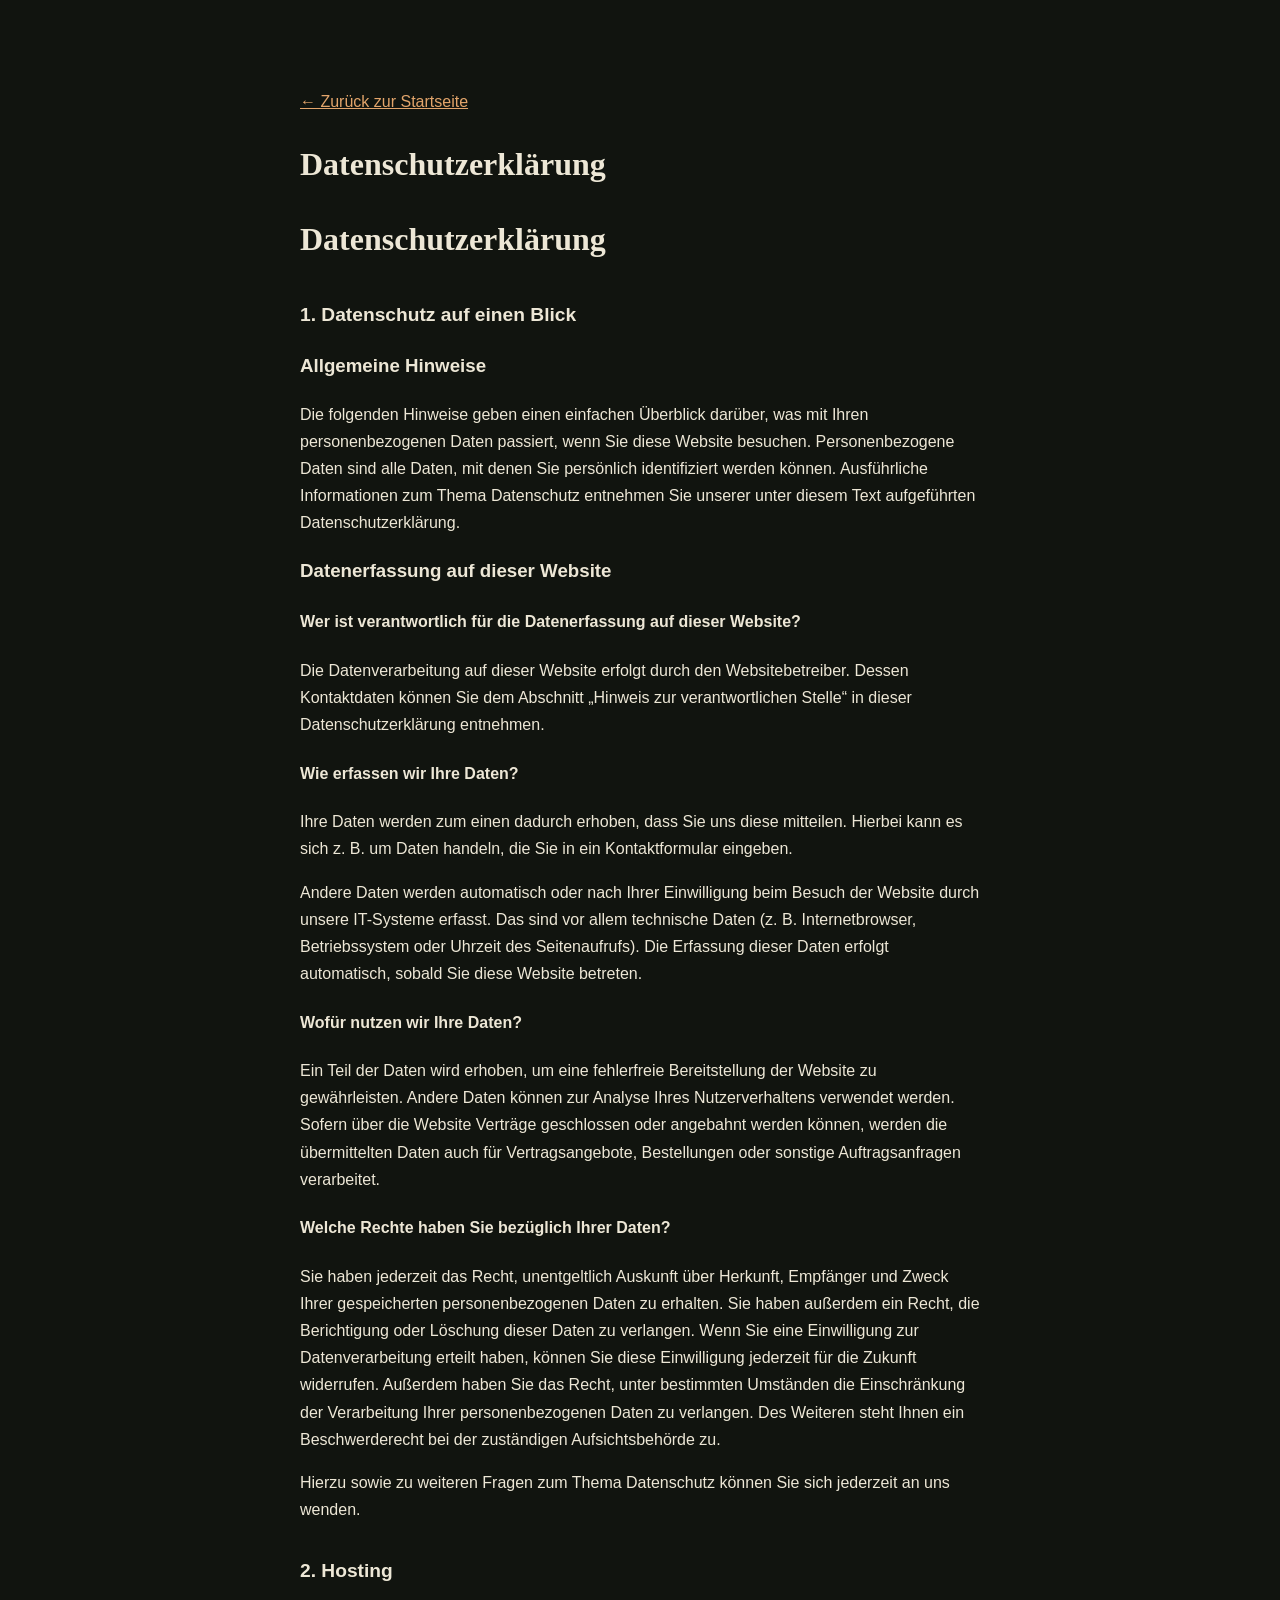
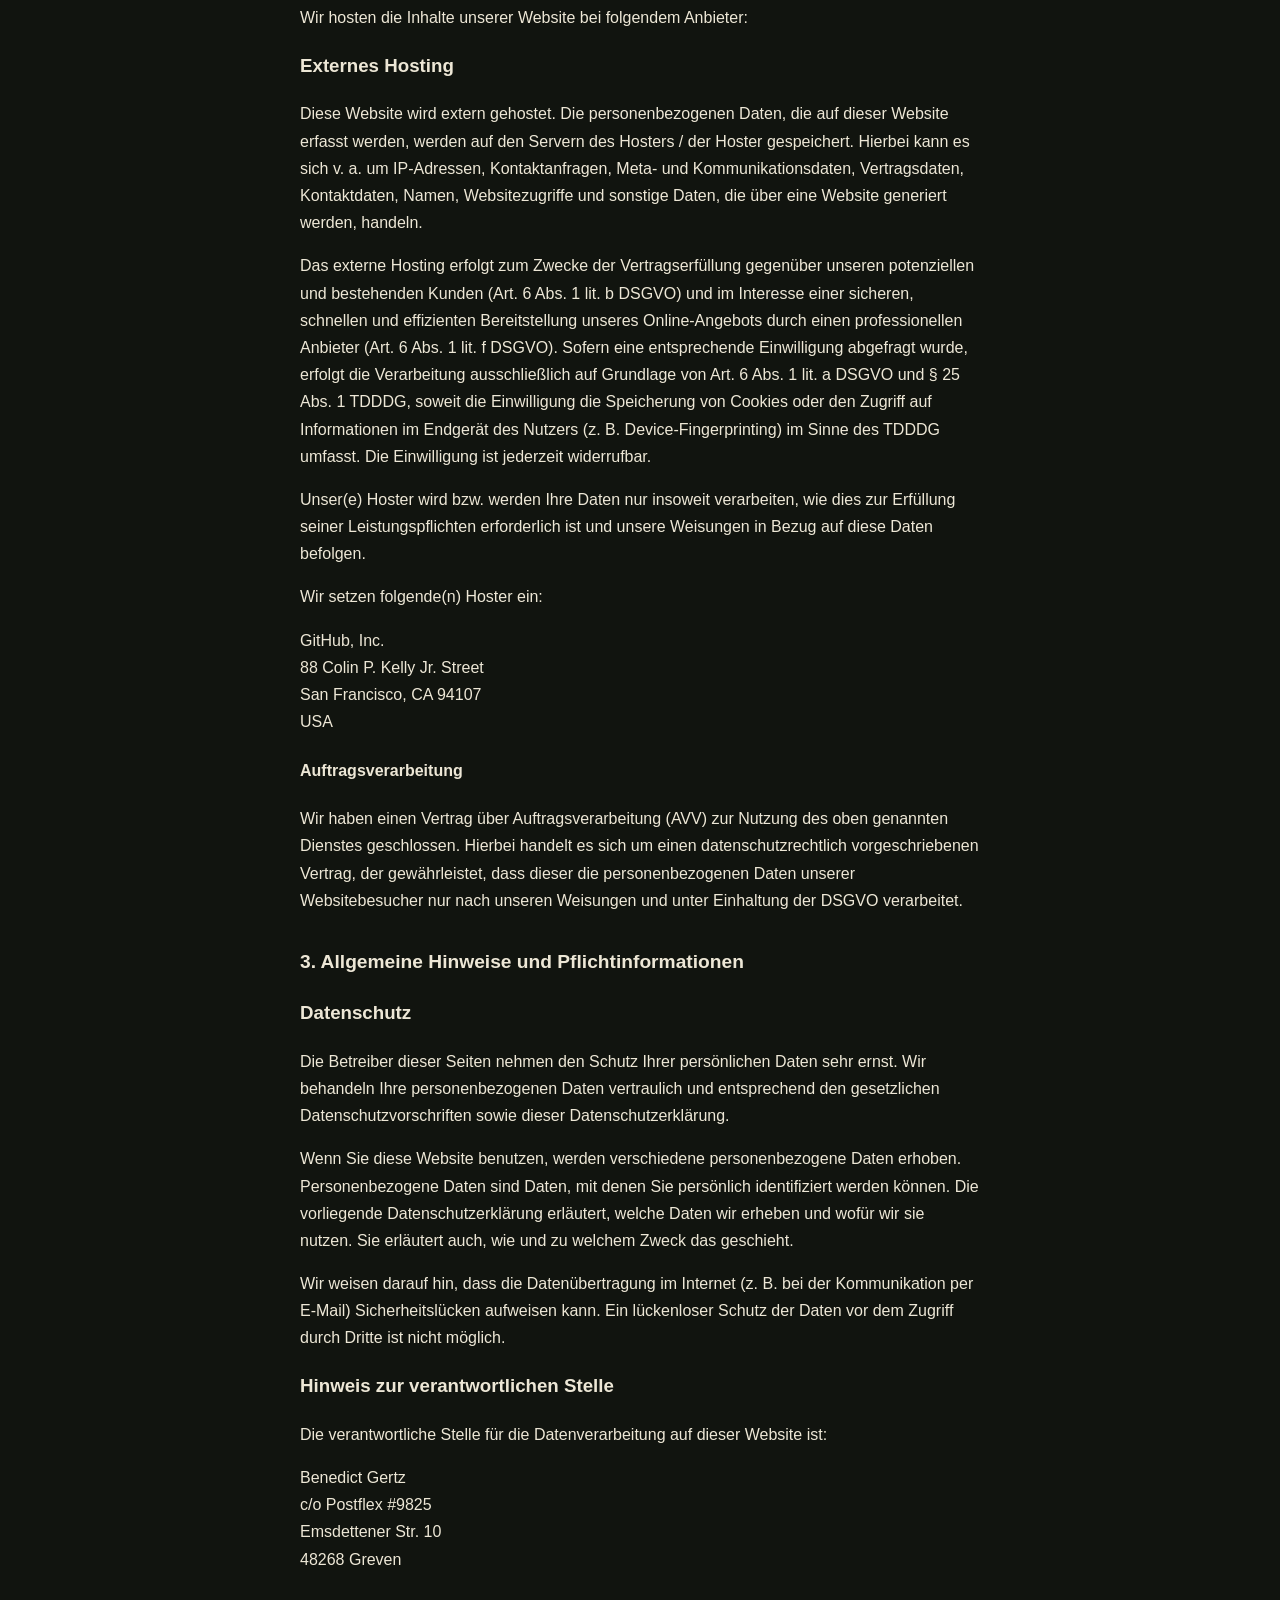
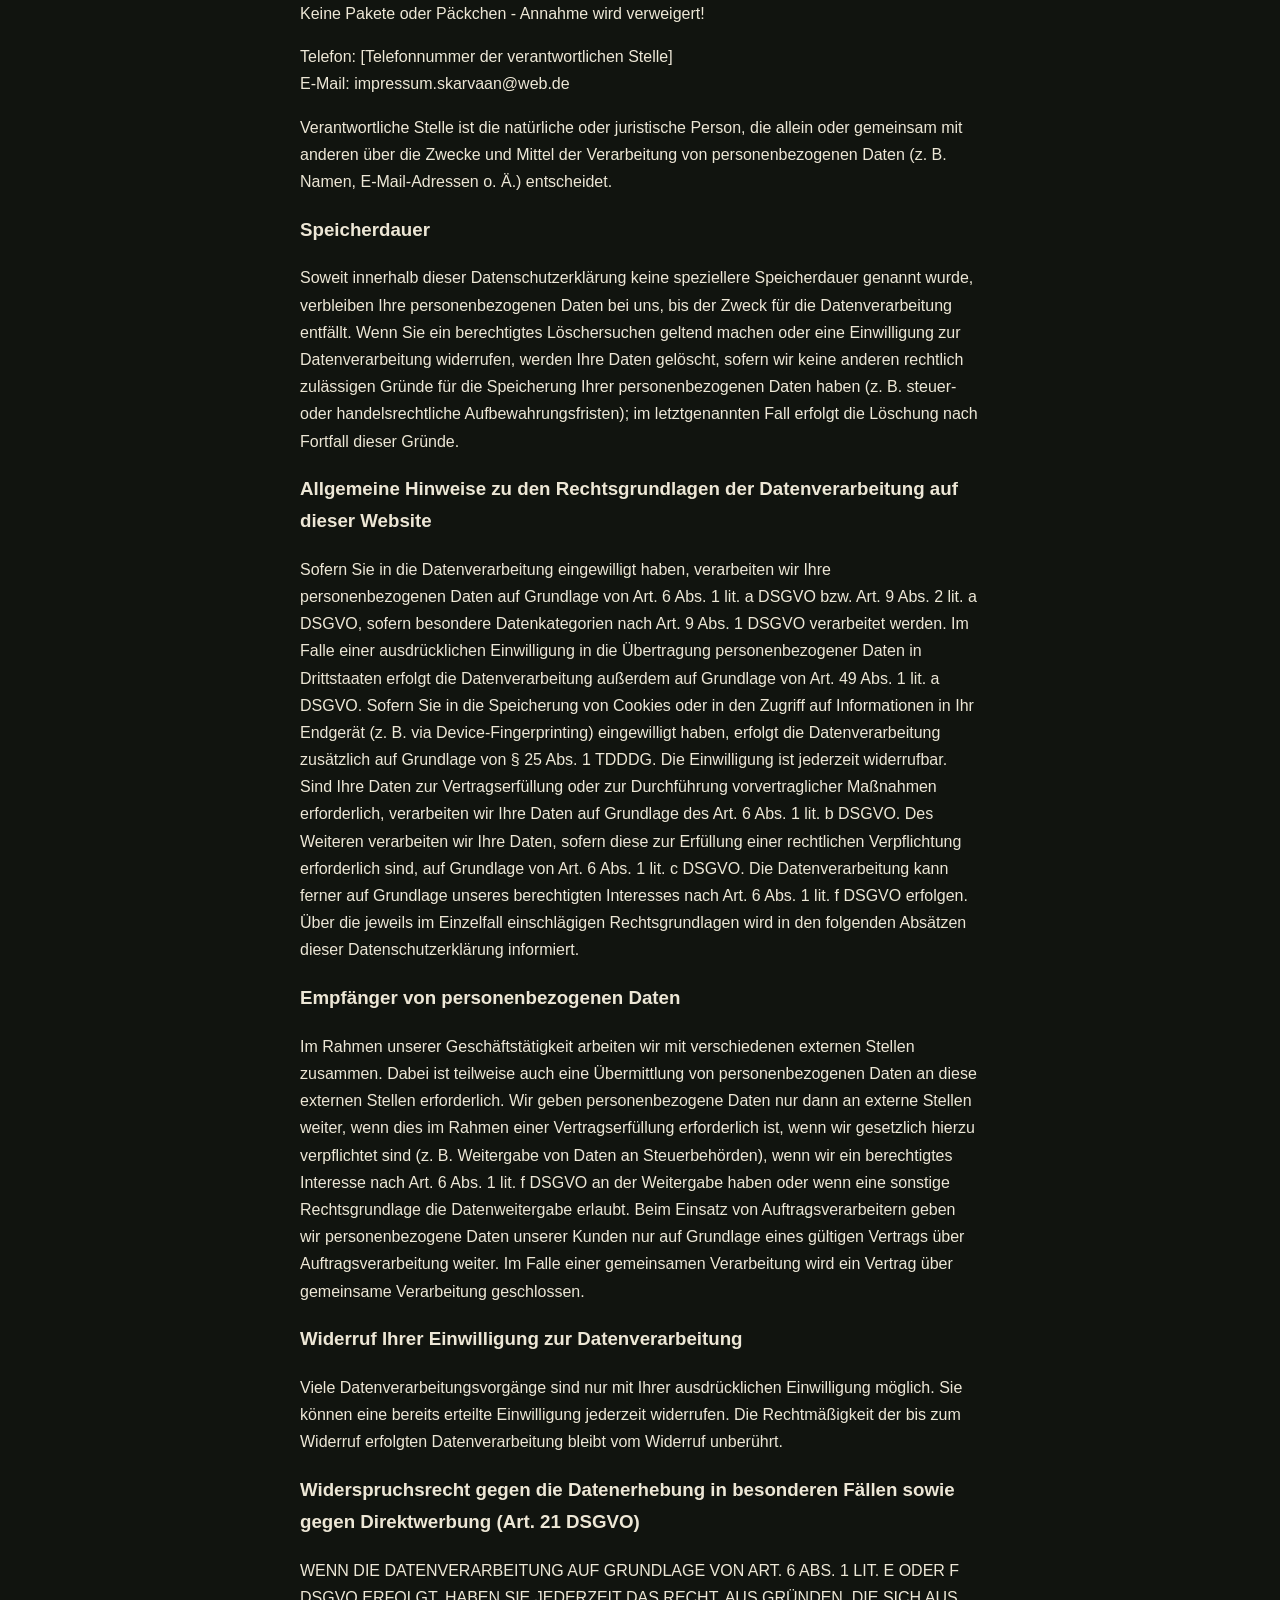
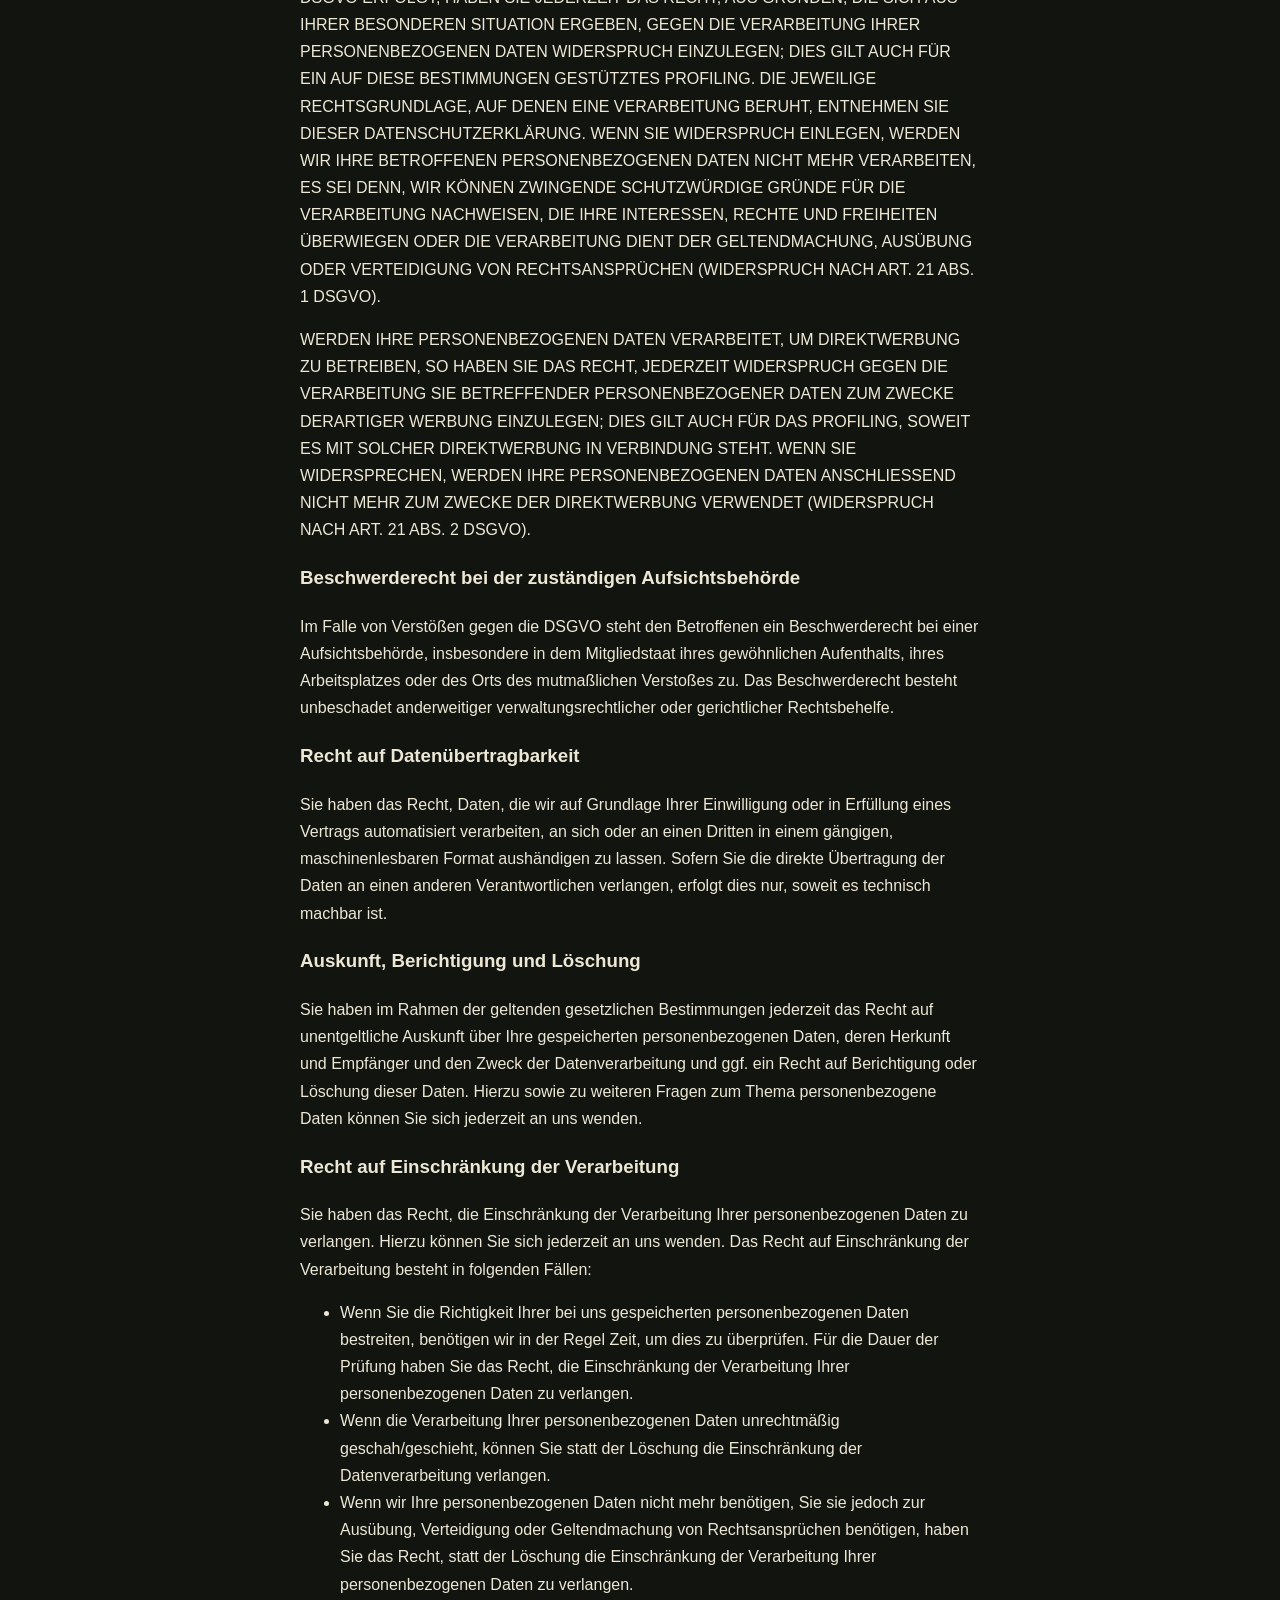
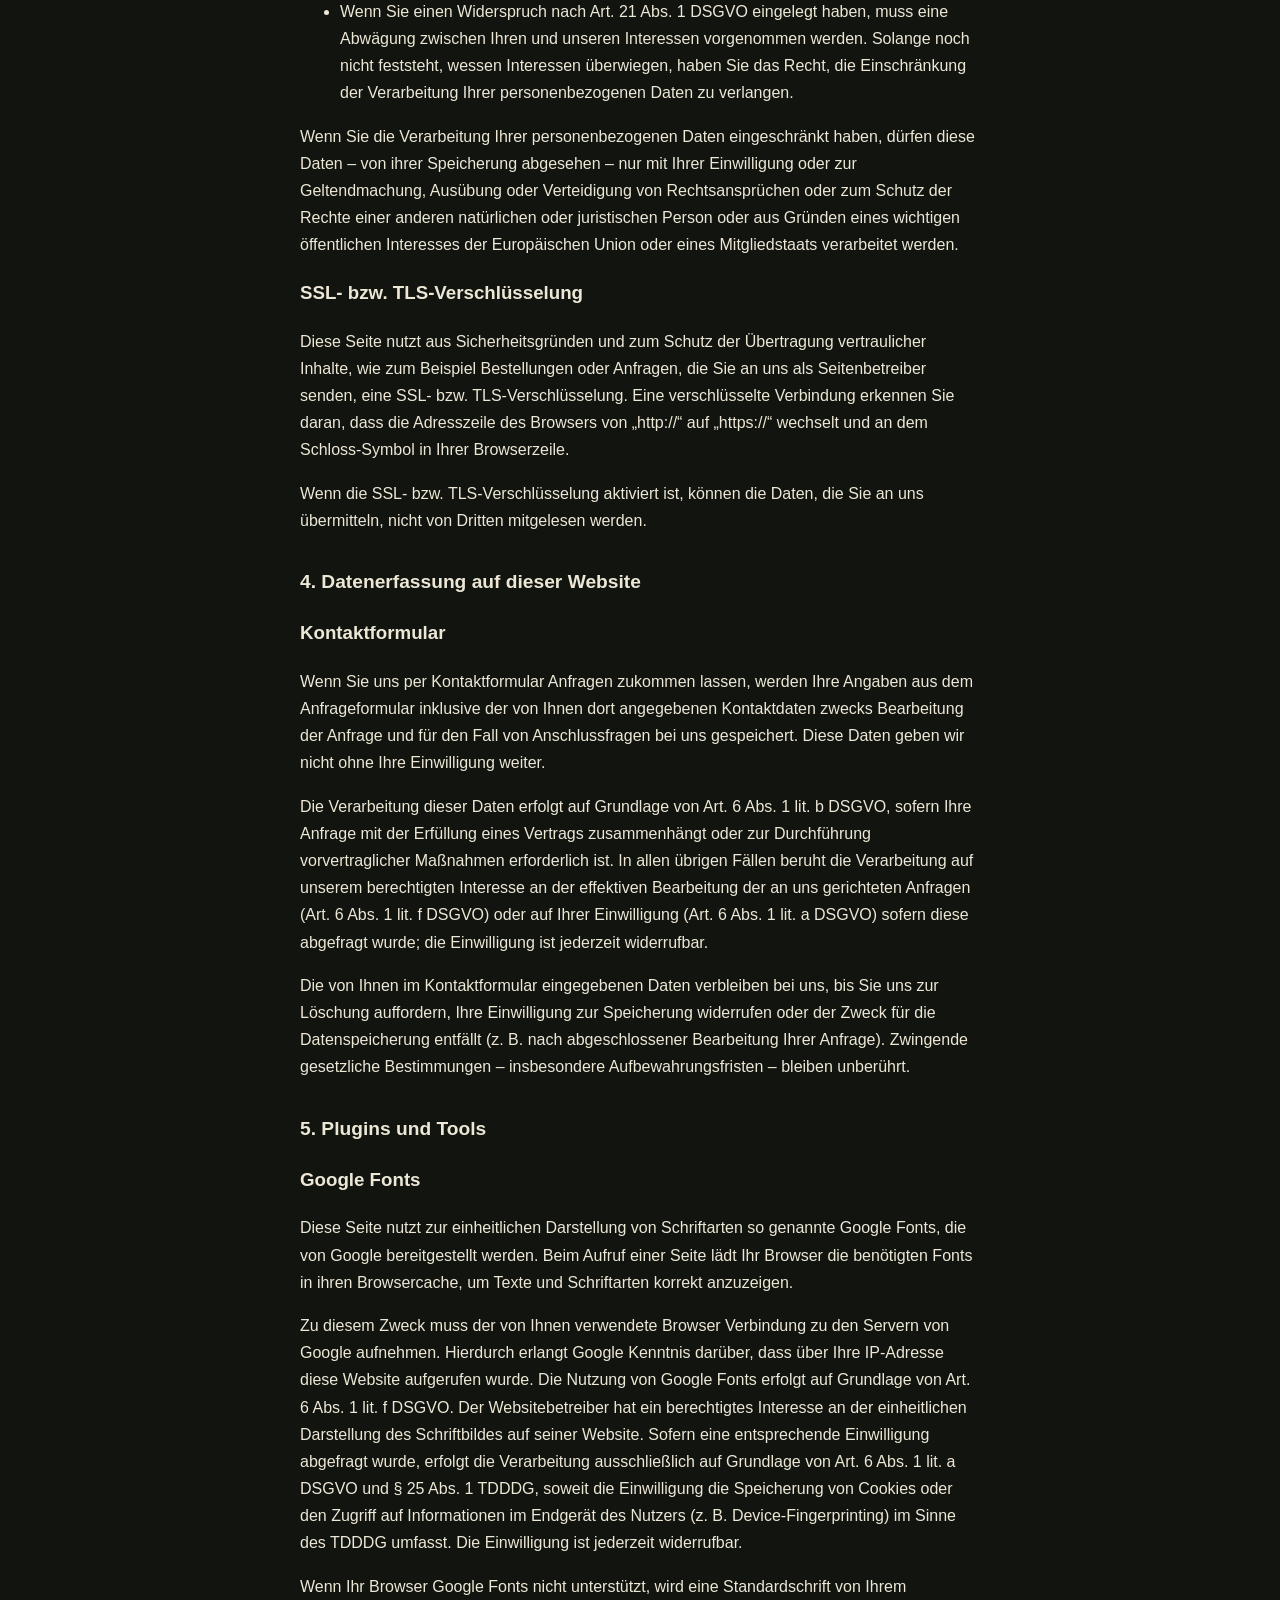
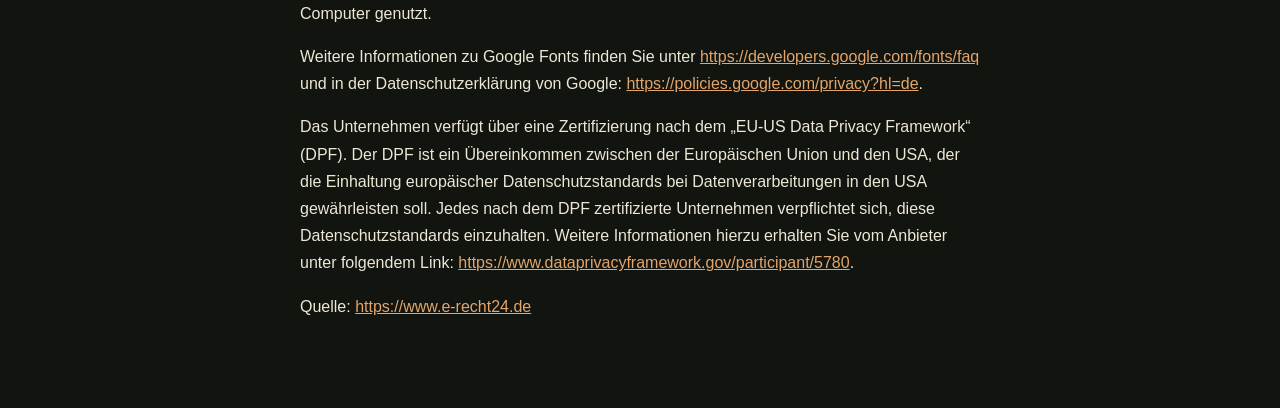
<file: datenschutz.html>
<!DOCTYPE html>
<html lang="de">
<head>
<meta charset="UTF-8">
<meta name="viewport" content="width=device-width, initial-scale=1.0">
<title>Datenschutz — BG Naturfotografie</title>
<style>
  body{background:#11140F; color:#EDE7D6; font-family:'Work Sans', Arial, sans-serif; line-height:1.7;}
  .wrap{max-width:680px; margin:0 auto; padding:4rem 1.5rem;}
  a{color:#E3A56B;}
  h1{font-family:Georgia, serif;}
  h2{font-size:1.2rem; margin-top:2rem;}
  .warn{background:#1B2116; border:1px solid #C97C3D; border-radius:4px; padding:1rem 1.2rem; margin-bottom:2rem; font-size:.92rem;}
</style>
</head>
<body>
<div class="wrap">
  <p><a href="index.html">← Zurück zur Startseite</a></p>
  <h1>Datenschutzerklärung</h1>

  <h1>Datenschutz&shy;erkl&auml;rung</h1>
<h2>1. Datenschutz auf einen Blick</h2>
<h3>Allgemeine Hinweise</h3> <p>Die folgenden Hinweise geben einen einfachen &Uuml;berblick dar&uuml;ber, was mit Ihren personenbezogenen Daten passiert, wenn Sie diese Website besuchen. Personenbezogene Daten sind alle Daten, mit denen Sie pers&ouml;nlich identifiziert werden k&ouml;nnen. Ausf&uuml;hrliche Informationen zum Thema Datenschutz entnehmen Sie unserer unter diesem Text aufgef&uuml;hrten Datenschutzerkl&auml;rung.</p>
<h3>Datenerfassung auf dieser Website</h3> <h4>Wer ist verantwortlich f&uuml;r die Datenerfassung auf dieser Website?</h4> <p>Die Datenverarbeitung auf dieser Website erfolgt durch den Websitebetreiber. Dessen Kontaktdaten k&ouml;nnen Sie dem Abschnitt &bdquo;Hinweis zur verantwortlichen Stelle&ldquo; in dieser Datenschutzerkl&auml;rung entnehmen.</p> <h4>Wie erfassen wir Ihre Daten?</h4> <p>Ihre Daten werden zum einen dadurch erhoben, dass Sie uns diese mitteilen. Hierbei kann es sich z.&nbsp;B. um Daten handeln, die Sie in ein Kontaktformular eingeben.</p> <p>Andere Daten werden automatisch oder nach Ihrer Einwilligung beim Besuch der Website durch unsere IT-Systeme erfasst. Das sind vor allem technische Daten (z.&nbsp;B. Internetbrowser, Betriebssystem oder Uhrzeit des Seitenaufrufs). Die Erfassung dieser Daten erfolgt automatisch, sobald Sie diese Website betreten.</p> <h4>Wof&uuml;r nutzen wir Ihre Daten?</h4> <p>Ein Teil der Daten wird erhoben, um eine fehlerfreie Bereitstellung der Website zu gew&auml;hrleisten. Andere Daten k&ouml;nnen zur Analyse Ihres Nutzerverhaltens verwendet werden. Sofern &uuml;ber die Website Vertr&auml;ge geschlossen oder angebahnt werden k&ouml;nnen, werden die &uuml;bermittelten Daten auch f&uuml;r Vertragsangebote, Bestellungen oder sonstige Auftragsanfragen verarbeitet.</p> <h4>Welche Rechte haben Sie bez&uuml;glich Ihrer Daten?</h4> <p>Sie haben jederzeit das Recht, unentgeltlich Auskunft &uuml;ber Herkunft, Empf&auml;nger und Zweck Ihrer gespeicherten personenbezogenen Daten zu erhalten. Sie haben au&szlig;erdem ein Recht, die Berichtigung oder L&ouml;schung dieser Daten zu verlangen. Wenn Sie eine Einwilligung zur Datenverarbeitung erteilt haben, k&ouml;nnen Sie diese Einwilligung jederzeit f&uuml;r die Zukunft widerrufen. Au&szlig;erdem haben Sie das Recht, unter bestimmten Umst&auml;nden die Einschr&auml;nkung der Verarbeitung Ihrer personenbezogenen Daten zu verlangen. Des Weiteren steht Ihnen ein Beschwerderecht bei der zust&auml;ndigen Aufsichtsbeh&ouml;rde zu.</p> <p>Hierzu sowie zu weiteren Fragen zum Thema Datenschutz k&ouml;nnen Sie sich jederzeit an uns wenden.</p>
<h2>2. Hosting</h2>
<p>Wir hosten die Inhalte unserer Website bei folgendem Anbieter:</p>
<h3>Externes Hosting</h3> <p>Diese Website wird extern gehostet. Die personenbezogenen Daten, die auf dieser Website erfasst werden, werden auf den Servern des Hosters / der Hoster gespeichert. Hierbei kann es sich v.&nbsp;a. um IP-Adressen, Kontaktanfragen, Meta- und Kommunikationsdaten, Vertragsdaten, Kontaktdaten, Namen, Websitezugriffe und sonstige Daten, die &uuml;ber eine Website generiert werden, handeln.</p> <p>Das externe Hosting erfolgt zum Zwecke der Vertragserf&uuml;llung gegen&uuml;ber unseren potenziellen und bestehenden Kunden (Art. 6 Abs. 1 lit. b DSGVO) und im Interesse einer sicheren, schnellen und effizienten Bereitstellung unseres Online-Angebots durch einen professionellen Anbieter (Art. 6 Abs. 1 lit. f DSGVO). Sofern eine entsprechende Einwilligung abgefragt wurde, erfolgt die Verarbeitung ausschlie&szlig;lich auf Grundlage von Art. 6 Abs. 1 lit. a DSGVO und &sect; 25 Abs. 1 TDDDG, soweit die Einwilligung die Speicherung von Cookies oder den Zugriff auf Informationen im Endger&auml;t des Nutzers (z.&nbsp;B. Device-Fingerprinting) im Sinne des TDDDG umfasst. Die Einwilligung ist jederzeit widerrufbar.</p> <p>Unser(e) Hoster wird bzw. werden Ihre Daten nur insoweit verarbeiten, wie dies zur Erf&uuml;llung seiner Leistungspflichten erforderlich ist und unsere Weisungen in Bezug auf diese Daten befolgen.</p> <p>Wir setzen folgende(n) Hoster ein:</p>
<p>GitHub, Inc.<br />
88 Colin P. Kelly Jr. Street<br />
San Francisco, CA 94107<br />
USA</p>
<h4>Auftragsverarbeitung</h4> <p>Wir haben einen Vertrag &uuml;ber Auftragsverarbeitung (AVV) zur Nutzung des oben genannten Dienstes geschlossen. Hierbei handelt es sich um einen datenschutzrechtlich vorgeschriebenen Vertrag, der gew&auml;hrleistet, dass dieser die personenbezogenen Daten unserer Websitebesucher nur nach unseren Weisungen und unter Einhaltung der DSGVO verarbeitet.</p>
<h2>3. Allgemeine Hinweise und Pflicht&shy;informationen</h2>
<h3>Datenschutz</h3> <p>Die Betreiber dieser Seiten nehmen den Schutz Ihrer pers&ouml;nlichen Daten sehr ernst. Wir behandeln Ihre personenbezogenen Daten vertraulich und entsprechend den gesetzlichen Datenschutzvorschriften sowie dieser Datenschutzerkl&auml;rung.</p> <p>Wenn Sie diese Website benutzen, werden verschiedene personenbezogene Daten erhoben. Personenbezogene Daten sind Daten, mit denen Sie pers&ouml;nlich identifiziert werden k&ouml;nnen. Die vorliegende Datenschutzerkl&auml;rung erl&auml;utert, welche Daten wir erheben und wof&uuml;r wir sie nutzen. Sie erl&auml;utert auch, wie und zu welchem Zweck das geschieht.</p> <p>Wir weisen darauf hin, dass die Daten&uuml;bertragung im Internet (z.&nbsp;B. bei der Kommunikation per E-Mail) Sicherheitsl&uuml;cken aufweisen kann. Ein l&uuml;ckenloser Schutz der Daten vor dem Zugriff durch Dritte ist nicht m&ouml;glich.</p>
<h3>Hinweis zur verantwortlichen Stelle</h3> <p>Die verantwortliche Stelle f&uuml;r die Datenverarbeitung auf dieser Website ist:</p> <p>Benedict Gertz<br />
c/o Postflex #9825<br />
Emsdettener Str. 10<br />
48268 Greven<br />
<br />
Keine Pakete oder P&auml;ckchen - Annahme wird verweigert!</p>

<p>Telefon: &#91;Telefonnummer der verantwortlichen Stelle&#93;<br />
E-Mail: impressum.skarvaan@web.de</p>
 <p>Verantwortliche Stelle ist die nat&uuml;rliche oder juristische Person, die allein oder gemeinsam mit anderen &uuml;ber die Zwecke und Mittel der Verarbeitung von personenbezogenen Daten (z.&nbsp;B. Namen, E-Mail-Adressen o. &Auml;.) entscheidet.</p>

<h3>Speicherdauer</h3> <p>Soweit innerhalb dieser Datenschutzerkl&auml;rung keine speziellere Speicherdauer genannt wurde, verbleiben Ihre personenbezogenen Daten bei uns, bis der Zweck f&uuml;r die Datenverarbeitung entf&auml;llt. Wenn Sie ein berechtigtes L&ouml;schersuchen geltend machen oder eine Einwilligung zur Datenverarbeitung widerrufen, werden Ihre Daten gel&ouml;scht, sofern wir keine anderen rechtlich zul&auml;ssigen Gr&uuml;nde f&uuml;r die Speicherung Ihrer personenbezogenen Daten haben (z.&nbsp;B. steuer- oder handelsrechtliche Aufbewahrungsfristen); im letztgenannten Fall erfolgt die L&ouml;schung nach Fortfall dieser Gr&uuml;nde.</p>
<h3>Allgemeine Hinweise zu den Rechtsgrundlagen der Datenverarbeitung auf dieser Website</h3> <p>Sofern Sie in die Datenverarbeitung eingewilligt haben, verarbeiten wir Ihre personenbezogenen Daten auf Grundlage von Art. 6 Abs. 1 lit. a DSGVO bzw. Art. 9 Abs. 2 lit. a DSGVO, sofern besondere Datenkategorien nach Art. 9 Abs. 1 DSGVO verarbeitet werden. Im Falle einer ausdr&uuml;cklichen Einwilligung in die &Uuml;bertragung personenbezogener Daten in Drittstaaten erfolgt die Datenverarbeitung au&szlig;erdem auf Grundlage von Art. 49 Abs. 1 lit. a DSGVO. Sofern Sie in die Speicherung von Cookies oder in den Zugriff auf Informationen in Ihr Endger&auml;t (z.&nbsp;B. via Device-Fingerprinting) eingewilligt haben, erfolgt die Datenverarbeitung zus&auml;tzlich auf Grundlage von &sect; 25 Abs. 1 TDDDG. Die Einwilligung ist jederzeit widerrufbar. Sind Ihre Daten zur Vertragserf&uuml;llung oder zur Durchf&uuml;hrung vorvertraglicher Ma&szlig;nahmen erforderlich, verarbeiten wir Ihre Daten auf Grundlage des Art. 6 Abs. 1 lit. b DSGVO. Des Weiteren verarbeiten wir Ihre Daten, sofern diese zur Erf&uuml;llung einer rechtlichen Verpflichtung erforderlich sind, auf Grundlage von Art. 6 Abs. 1 lit. c DSGVO. Die Datenverarbeitung kann ferner auf Grundlage unseres berechtigten Interesses nach Art. 6 Abs. 1 lit. f DSGVO erfolgen. &Uuml;ber die jeweils im Einzelfall einschl&auml;gigen Rechtsgrundlagen wird in den folgenden Abs&auml;tzen dieser Datenschutzerkl&auml;rung informiert.</p>
<h3>Empf&auml;nger von personenbezogenen Daten</h3> <p>Im Rahmen unserer Gesch&auml;ftst&auml;tigkeit arbeiten wir mit verschiedenen externen Stellen zusammen. Dabei ist teilweise auch eine &Uuml;bermittlung von personenbezogenen Daten an diese externen Stellen erforderlich. Wir geben personenbezogene Daten nur dann an externe Stellen weiter, wenn dies im Rahmen einer Vertragserf&uuml;llung erforderlich ist, wenn wir gesetzlich hierzu verpflichtet sind (z.&nbsp;B. Weitergabe von Daten an Steuerbeh&ouml;rden), wenn wir ein berechtigtes Interesse nach Art. 6 Abs. 1 lit. f DSGVO an der Weitergabe haben oder wenn eine sonstige Rechtsgrundlage die Datenweitergabe erlaubt. Beim Einsatz von Auftragsverarbeitern geben wir personenbezogene Daten unserer Kunden nur auf Grundlage eines g&uuml;ltigen Vertrags &uuml;ber Auftragsverarbeitung weiter. Im Falle einer gemeinsamen Verarbeitung wird ein Vertrag &uuml;ber gemeinsame Verarbeitung geschlossen.</p>
<h3>Widerruf Ihrer Einwilligung zur Datenverarbeitung</h3> <p>Viele Datenverarbeitungsvorg&auml;nge sind nur mit Ihrer ausdr&uuml;cklichen Einwilligung m&ouml;glich. Sie k&ouml;nnen eine bereits erteilte Einwilligung jederzeit widerrufen. Die Rechtm&auml;&szlig;igkeit der bis zum Widerruf erfolgten Datenverarbeitung bleibt vom Widerruf unber&uuml;hrt.</p>
<h3>Widerspruchsrecht gegen die Datenerhebung in besonderen F&auml;llen sowie gegen Direktwerbung (Art. 21 DSGVO)</h3> <p>WENN DIE DATENVERARBEITUNG AUF GRUNDLAGE VON ART. 6 ABS. 1 LIT. E ODER F DSGVO ERFOLGT, HABEN SIE JEDERZEIT DAS RECHT, AUS GR&Uuml;NDEN, DIE SICH AUS IHRER BESONDEREN SITUATION ERGEBEN, GEGEN DIE VERARBEITUNG IHRER PERSONENBEZOGENEN DATEN WIDERSPRUCH EINZULEGEN; DIES GILT AUCH F&Uuml;R EIN AUF DIESE BESTIMMUNGEN GEST&Uuml;TZTES PROFILING. DIE JEWEILIGE RECHTSGRUNDLAGE, AUF DENEN EINE VERARBEITUNG BERUHT, ENTNEHMEN SIE DIESER DATENSCHUTZERKL&Auml;RUNG. WENN SIE WIDERSPRUCH EINLEGEN, WERDEN WIR IHRE BETROFFENEN PERSONENBEZOGENEN DATEN NICHT MEHR VERARBEITEN, ES SEI DENN, WIR K&Ouml;NNEN ZWINGENDE SCHUTZW&Uuml;RDIGE GR&Uuml;NDE F&Uuml;R DIE VERARBEITUNG NACHWEISEN, DIE IHRE INTERESSEN, RECHTE UND FREIHEITEN &Uuml;BERWIEGEN ODER DIE VERARBEITUNG DIENT DER GELTENDMACHUNG, AUS&Uuml;BUNG ODER VERTEIDIGUNG VON RECHTSANSPR&Uuml;CHEN (WIDERSPRUCH NACH ART. 21 ABS. 1 DSGVO).</p> <p>WERDEN IHRE PERSONENBEZOGENEN DATEN VERARBEITET, UM DIREKTWERBUNG ZU BETREIBEN, SO HABEN SIE DAS RECHT, JEDERZEIT WIDERSPRUCH GEGEN DIE VERARBEITUNG SIE BETREFFENDER PERSONENBEZOGENER DATEN ZUM ZWECKE DERARTIGER WERBUNG EINZULEGEN; DIES GILT AUCH F&Uuml;R DAS PROFILING, SOWEIT ES MIT SOLCHER DIREKTWERBUNG IN VERBINDUNG STEHT. WENN SIE WIDERSPRECHEN, WERDEN IHRE PERSONENBEZOGENEN DATEN ANSCHLIESSEND NICHT MEHR ZUM ZWECKE DER DIREKTWERBUNG VERWENDET (WIDERSPRUCH NACH ART. 21 ABS. 2 DSGVO).</p>
<h3>Beschwerde&shy;recht bei der zust&auml;ndigen Aufsichts&shy;beh&ouml;rde</h3> <p>Im Falle von Verst&ouml;&szlig;en gegen die DSGVO steht den Betroffenen ein Beschwerderecht bei einer Aufsichtsbeh&ouml;rde, insbesondere in dem Mitgliedstaat ihres gew&ouml;hnlichen Aufenthalts, ihres Arbeitsplatzes oder des Orts des mutma&szlig;lichen Versto&szlig;es zu. Das Beschwerderecht besteht unbeschadet anderweitiger verwaltungsrechtlicher oder gerichtlicher Rechtsbehelfe.</p>
<h3>Recht auf Daten&shy;&uuml;bertrag&shy;barkeit</h3> <p>Sie haben das Recht, Daten, die wir auf Grundlage Ihrer Einwilligung oder in Erf&uuml;llung eines Vertrags automatisiert verarbeiten, an sich oder an einen Dritten in einem g&auml;ngigen, maschinenlesbaren Format aush&auml;ndigen zu lassen. Sofern Sie die direkte &Uuml;bertragung der Daten an einen anderen Verantwortlichen verlangen, erfolgt dies nur, soweit es technisch machbar ist.</p>
<h3>Auskunft, Berichtigung und L&ouml;schung</h3> <p>Sie haben im Rahmen der geltenden gesetzlichen Bestimmungen jederzeit das Recht auf unentgeltliche Auskunft &uuml;ber Ihre gespeicherten personenbezogenen Daten, deren Herkunft und Empf&auml;nger und den Zweck der Datenverarbeitung und ggf. ein Recht auf Berichtigung oder L&ouml;schung dieser Daten. Hierzu sowie zu weiteren Fragen zum Thema personenbezogene Daten k&ouml;nnen Sie sich jederzeit an uns wenden.</p>
<h3>Recht auf Einschr&auml;nkung der Verarbeitung</h3> <p>Sie haben das Recht, die Einschr&auml;nkung der Verarbeitung Ihrer personenbezogenen Daten zu verlangen. Hierzu k&ouml;nnen Sie sich jederzeit an uns wenden. Das Recht auf Einschr&auml;nkung der Verarbeitung besteht in folgenden F&auml;llen:</p> <ul> <li>Wenn Sie die Richtigkeit Ihrer bei uns gespeicherten personenbezogenen Daten bestreiten, ben&ouml;tigen wir in der Regel Zeit, um dies zu &uuml;berpr&uuml;fen. F&uuml;r die Dauer der Pr&uuml;fung haben Sie das Recht, die Einschr&auml;nkung der Verarbeitung Ihrer personenbezogenen Daten zu verlangen.</li> <li>Wenn die Verarbeitung Ihrer personenbezogenen Daten unrechtm&auml;&szlig;ig geschah/geschieht, k&ouml;nnen Sie statt der L&ouml;schung die Einschr&auml;nkung der Datenverarbeitung verlangen.</li> <li>Wenn wir Ihre personenbezogenen Daten nicht mehr ben&ouml;tigen, Sie sie jedoch zur Aus&uuml;bung, Verteidigung oder Geltendmachung von Rechtsanspr&uuml;chen ben&ouml;tigen, haben Sie das Recht, statt der L&ouml;schung die Einschr&auml;nkung der Verarbeitung Ihrer personenbezogenen Daten zu verlangen.</li> <li>Wenn Sie einen Widerspruch nach Art. 21 Abs. 1 DSGVO eingelegt haben, muss eine Abw&auml;gung zwischen Ihren und unseren Interessen vorgenommen werden. Solange noch nicht feststeht, wessen Interessen &uuml;berwiegen, haben Sie das Recht, die Einschr&auml;nkung der Verarbeitung Ihrer personenbezogenen Daten zu verlangen.</li> </ul> <p>Wenn Sie die Verarbeitung Ihrer personenbezogenen Daten eingeschr&auml;nkt haben, d&uuml;rfen diese Daten &ndash; von ihrer Speicherung abgesehen &ndash; nur mit Ihrer Einwilligung oder zur Geltendmachung, Aus&uuml;bung oder Verteidigung von Rechtsanspr&uuml;chen oder zum Schutz der Rechte einer anderen nat&uuml;rlichen oder juristischen Person oder aus Gr&uuml;nden eines wichtigen &ouml;ffentlichen Interesses der Europ&auml;ischen Union oder eines Mitgliedstaats verarbeitet werden.</p>
<h3>SSL- bzw. TLS-Verschl&uuml;sselung</h3> <p>Diese Seite nutzt aus Sicherheitsgr&uuml;nden und zum Schutz der &Uuml;bertragung vertraulicher Inhalte, wie zum Beispiel Bestellungen oder Anfragen, die Sie an uns als Seitenbetreiber senden, eine SSL- bzw. TLS-Verschl&uuml;sselung. Eine verschl&uuml;sselte Verbindung erkennen Sie daran, dass die Adresszeile des Browsers von &bdquo;http://&ldquo; auf &bdquo;https://&ldquo; wechselt und an dem Schloss-Symbol in Ihrer Browserzeile.</p> <p>Wenn die SSL- bzw. TLS-Verschl&uuml;sselung aktiviert ist, k&ouml;nnen die Daten, die Sie an uns &uuml;bermitteln, nicht von Dritten mitgelesen werden.</p>
<h2>4. Datenerfassung auf dieser Website</h2>
<h3>Kontaktformular</h3> <p>Wenn Sie uns per Kontaktformular Anfragen zukommen lassen, werden Ihre Angaben aus dem Anfrageformular inklusive der von Ihnen dort angegebenen Kontaktdaten zwecks Bearbeitung der Anfrage und f&uuml;r den Fall von Anschlussfragen bei uns gespeichert. Diese Daten geben wir nicht ohne Ihre Einwilligung weiter.</p> <p>Die Verarbeitung dieser Daten erfolgt auf Grundlage von Art. 6 Abs. 1 lit. b DSGVO, sofern Ihre Anfrage mit der Erf&uuml;llung eines Vertrags zusammenh&auml;ngt oder zur Durchf&uuml;hrung vorvertraglicher Ma&szlig;nahmen erforderlich ist. In allen &uuml;brigen F&auml;llen beruht die Verarbeitung auf unserem berechtigten Interesse an der effektiven Bearbeitung der an uns gerichteten Anfragen (Art. 6 Abs. 1 lit. f DSGVO) oder auf Ihrer Einwilligung (Art. 6 Abs. 1 lit. a DSGVO) sofern diese abgefragt wurde; die Einwilligung ist jederzeit widerrufbar.</p> <p>Die von Ihnen im Kontaktformular eingegebenen Daten verbleiben bei uns, bis Sie uns zur L&ouml;schung auffordern, Ihre Einwilligung zur Speicherung widerrufen oder der Zweck f&uuml;r die Datenspeicherung entf&auml;llt (z.&nbsp;B. nach abgeschlossener Bearbeitung Ihrer Anfrage). Zwingende gesetzliche Bestimmungen &ndash; insbesondere Aufbewahrungsfristen &ndash; bleiben unber&uuml;hrt.</p>
<h2>5. Plugins und Tools</h2>
<h3>Google Fonts</h3> <p>Diese Seite nutzt zur einheitlichen Darstellung von Schriftarten so genannte Google Fonts, die von Google bereitgestellt werden. Beim Aufruf einer Seite l&auml;dt Ihr Browser die ben&ouml;tigten Fonts in ihren Browsercache, um Texte und Schriftarten korrekt anzuzeigen.</p> <p>Zu diesem Zweck muss der von Ihnen verwendete Browser Verbindung zu den Servern von Google aufnehmen. Hierdurch erlangt Google Kenntnis dar&uuml;ber, dass &uuml;ber Ihre IP-Adresse diese Website aufgerufen wurde. Die Nutzung von Google Fonts erfolgt auf Grundlage von Art. 6 Abs. 1 lit. f DSGVO. Der Websitebetreiber hat ein berechtigtes Interesse an der einheitlichen Darstellung des Schriftbildes auf seiner Website. Sofern eine entsprechende Einwilligung abgefragt wurde, erfolgt die Verarbeitung ausschlie&szlig;lich auf Grundlage von Art. 6 Abs. 1 lit. a DSGVO und &sect; 25 Abs. 1 TDDDG, soweit die Einwilligung die Speicherung von Cookies oder den Zugriff auf Informationen im Endger&auml;t des Nutzers (z.&nbsp;B. Device-Fingerprinting) im Sinne des TDDDG umfasst. Die Einwilligung ist jederzeit widerrufbar.</p> <p>Wenn Ihr Browser Google Fonts nicht unterst&uuml;tzt, wird eine Standardschrift von Ihrem Computer genutzt.</p> <p>Weitere Informationen zu Google Fonts finden Sie unter <a href="https://developers.google.com/fonts/faq" target="_blank" rel="noopener noreferrer">https://developers.google.com/fonts/faq</a> und in der Datenschutzerkl&auml;rung von Google: <a href="https://policies.google.com/privacy?hl=de" target="_blank" rel="noopener noreferrer">https://policies.google.com/privacy?hl=de</a>.</p>
<p>Das Unternehmen verf&uuml;gt &uuml;ber eine Zertifizierung nach dem &bdquo;EU-US Data Privacy Framework&ldquo; (DPF). Der DPF ist ein &Uuml;bereinkommen zwischen der Europ&auml;ischen Union und den USA, der die Einhaltung europ&auml;ischer Datenschutzstandards bei Datenverarbeitungen in den USA gew&auml;hrleisten soll. Jedes nach dem DPF zertifizierte Unternehmen verpflichtet sich, diese Datenschutzstandards einzuhalten. Weitere Informationen hierzu erhalten Sie vom Anbieter unter folgendem Link: <a href="https://www.dataprivacyframework.gov/participant/5780" target="_blank" rel="noopener noreferrer">https://www.dataprivacyframework.gov/participant/5780</a>.</p>
<p>Quelle: <a href="https://www.e-recht24.de">https://www.e-recht24.de</a></p>
</div>
</body>
</html>
</file>
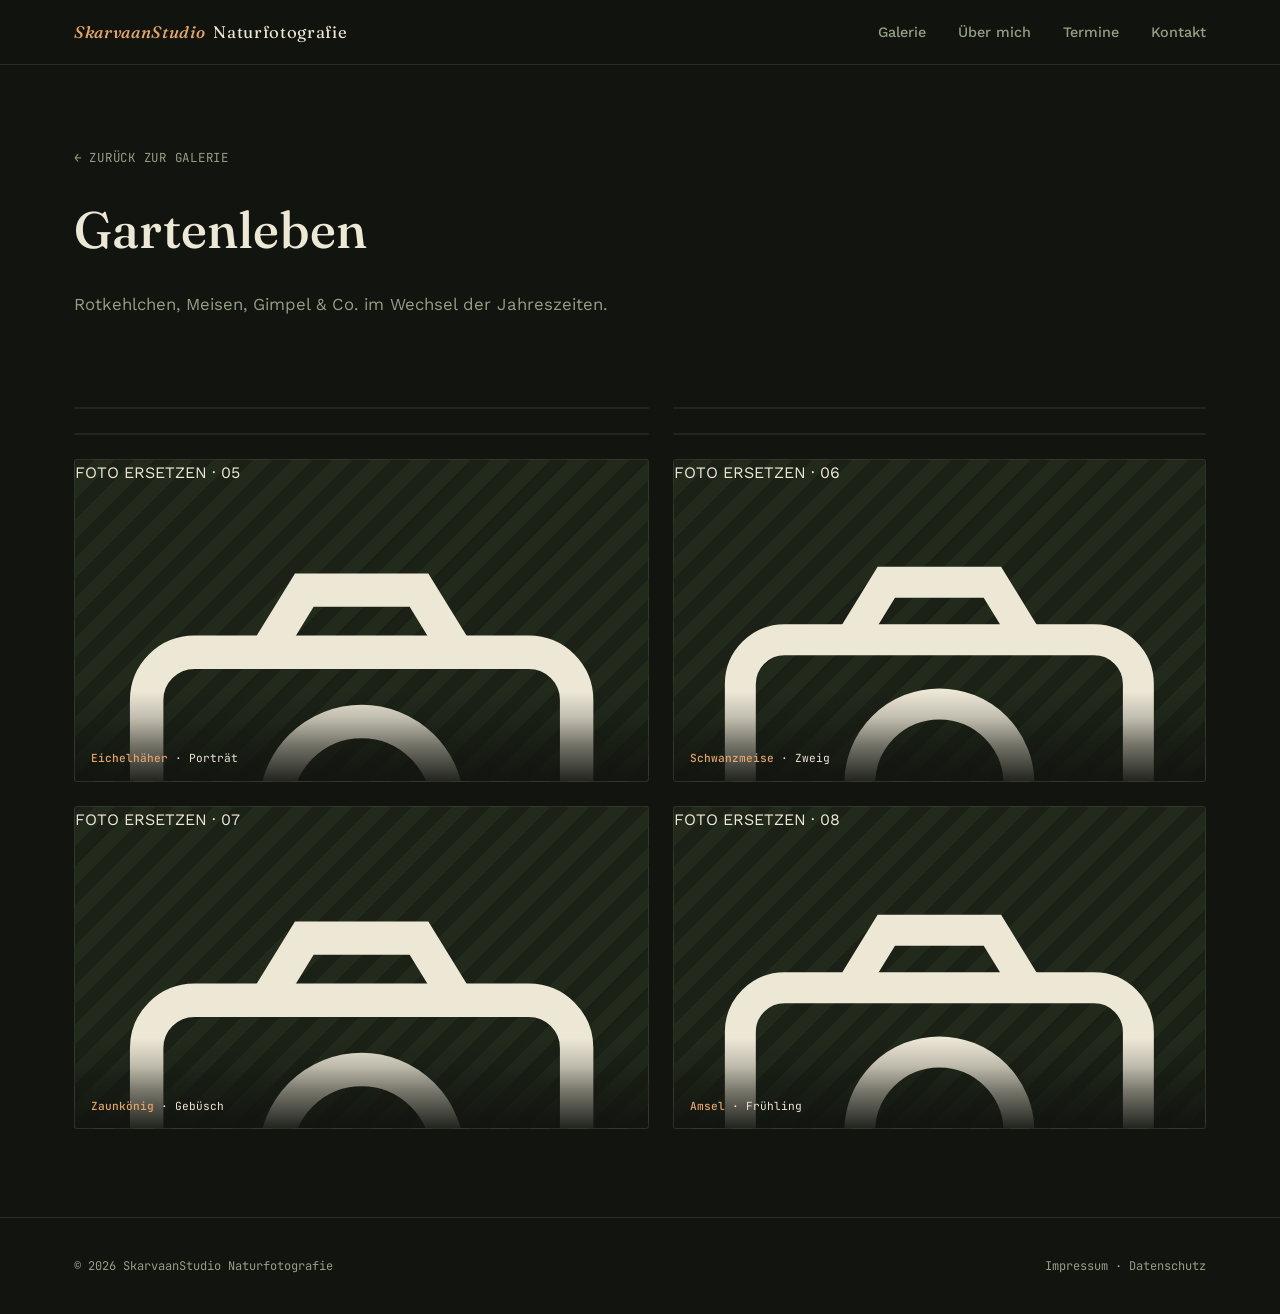
<file: galerie-gartenleben(alt).html>
<!DOCTYPE html>
<html lang="de">
<head>
<meta charset="UTF-8">
<meta name="viewport" content="width=device-width, initial-scale=1.0">
<title>Gartenleben — SkarvaanStudio Naturfotografie</title>
<meta name="description" content="Vollständige Galerie: Gartenleben – Naturfotografie von SkarvaanStudio.">
<link rel="preconnect" href="https://fonts.googleapis.com">
<link rel="preconnect" href="https://fonts.gstatic.com" crossorigin>
<link href="https://fonts.googleapis.com/css2?family=Fraunces:ital,opsz,wght@0,9..144,340;0,9..144,500;0,9..144,600;1,9..144,420&family=Work+Sans:wght@300;400;500;600&family=JetBrains+Mono:wght@400;500&display=swap" rel="stylesheet">
<link rel="stylesheet" href="styles.css">
</head>
<body>

<!-- ============ NAVIGATION ============ -->
<nav class="nav">
  <div class="wrap">
    <a class="brand" href="index.html#top"><b>SkarvaanStudio</b> Naturfotografie</a>
    <input type="checkbox" id="nav-toggle" class="nav-toggle">
    <label for="nav-toggle" class="nav-burger"><span></span><span></span><span></span></label>
    <ul class="nav-links">
      <li><a href="index.html#galerie">Galerie</a></li>
      <li><a href="index.html#ueber-mich">Über mich</a></li>
      <li><a href="index.html#termine">Termine</a></li>
      <li><a href="index.html#kontakt">Kontakt</a></li>
    </ul>
  </div>
</nav>

<!-- ============ KATEGORIE-KOPF ============ -->
<header style="padding-top:9rem; padding-bottom:1rem;">
  <div class="wrap">
    <a href="index.html#galerie" style="font-family:'JetBrains Mono',monospace; font-size:.78rem; color:var(--text-muted); letter-spacing:.06em; text-transform:uppercase;">&larr; Zur&uuml;ck zur Galerie</a>
    <h1 style="margin-top:1.2rem; font-size:clamp(2rem,4.2vw,3.2rem);">Gartenleben</h1>
    <p style="color:var(--text-muted); max-width:56ch; font-size:1.05rem;">Rotkehlchen, Meisen, Gimpel &amp; Co. im Wechsel der Jahreszeiten.</p>
  </div>
</header>

<!-- ============ VOLLSTÄNDIGE GALERIE ============ -->
<section style="padding-top:1.5rem;">
  <div class="wrap">
    <div class="grid">
      <div class="card"><span class="ph-label">FOTO ERSETZEN &middot; 01</span><svg class="icon" viewBox="0 0 24 24" fill="none" stroke="currentColor" stroke-width="1.4"><rect x="3" y="7" width="18" height="13" rx="2"/><path d="M8 7l1.6-2.6h4.8L16 7"/><circle cx="12" cy="13.5" r="3.6"/></svg><span class="tag"><b>Rotkehlchen</b> · Ast</span></div>
      <div class="card"><span class="ph-label">FOTO ERSETZEN &middot; 02</span><svg class="icon" viewBox="0 0 24 24" fill="none" stroke="currentColor" stroke-width="1.4"><rect x="3" y="7" width="18" height="13" rx="2"/><path d="M8 7l1.6-2.6h4.8L16 7"/><circle cx="12" cy="13.5" r="3.6"/></svg><span class="tag"><b>Kohlmeise</b> · im Grünen</span></div>
      <div class="card"><span class="ph-label">FOTO ERSETZEN &middot; 03</span><svg class="icon" viewBox="0 0 24 24" fill="none" stroke="currentColor" stroke-width="1.4"><rect x="3" y="7" width="18" height="13" rx="2"/><path d="M8 7l1.6-2.6h4.8L16 7"/><circle cx="12" cy="13.5" r="3.6"/></svg><span class="tag"><b>Buntspecht</b> · am Stamm</span></div>
      <div class="card"><span class="ph-label">FOTO ERSETZEN &middot; 04</span><svg class="icon" viewBox="0 0 24 24" fill="none" stroke="currentColor" stroke-width="1.4"><rect x="3" y="7" width="18" height="13" rx="2"/><path d="M8 7l1.6-2.6h4.8L16 7"/><circle cx="12" cy="13.5" r="3.6"/></svg><span class="tag"><b>Gimpel</b> · Raureif</span></div>
      <div class="card"><span class="ph-label">FOTO ERSETZEN &middot; 05</span><svg class="icon" viewBox="0 0 24 24" fill="none" stroke="currentColor" stroke-width="1.4"><rect x="3" y="7" width="18" height="13" rx="2"/><path d="M8 7l1.6-2.6h4.8L16 7"/><circle cx="12" cy="13.5" r="3.6"/></svg><span class="tag"><b>Eichelhäher</b> · Porträt</span></div>
      <div class="card"><span class="ph-label">FOTO ERSETZEN &middot; 06</span><svg class="icon" viewBox="0 0 24 24" fill="none" stroke="currentColor" stroke-width="1.4"><rect x="3" y="7" width="18" height="13" rx="2"/><path d="M8 7l1.6-2.6h4.8L16 7"/><circle cx="12" cy="13.5" r="3.6"/></svg><span class="tag"><b>Schwanzmeise</b> · Zweig</span></div>
      <div class="card"><span class="ph-label">FOTO ERSETZEN &middot; 07</span><svg class="icon" viewBox="0 0 24 24" fill="none" stroke="currentColor" stroke-width="1.4"><rect x="3" y="7" width="18" height="13" rx="2"/><path d="M8 7l1.6-2.6h4.8L16 7"/><circle cx="12" cy="13.5" r="3.6"/></svg><span class="tag"><b>Zaunkönig</b> · Gebüsch</span></div>
      <div class="card"><span class="ph-label">FOTO ERSETZEN &middot; 08</span><svg class="icon" viewBox="0 0 24 24" fill="none" stroke="currentColor" stroke-width="1.4"><rect x="3" y="7" width="18" height="13" rx="2"/><path d="M8 7l1.6-2.6h4.8L16 7"/><circle cx="12" cy="13.5" r="3.6"/></svg><span class="tag"><b>Amsel</b> · Frühling</span></div>
    </div>
  </div>
</section>

<footer>
  <div class="wrap">
    <span>&copy; 2026 SkarvaanStudio Naturfotografie</span>
    <span><a href="impressum.html">Impressum</a> &middot; <a href="datenschutz.html">Datenschutz</a></span>
  </div>
</footer>

</body>
</html>
</file>
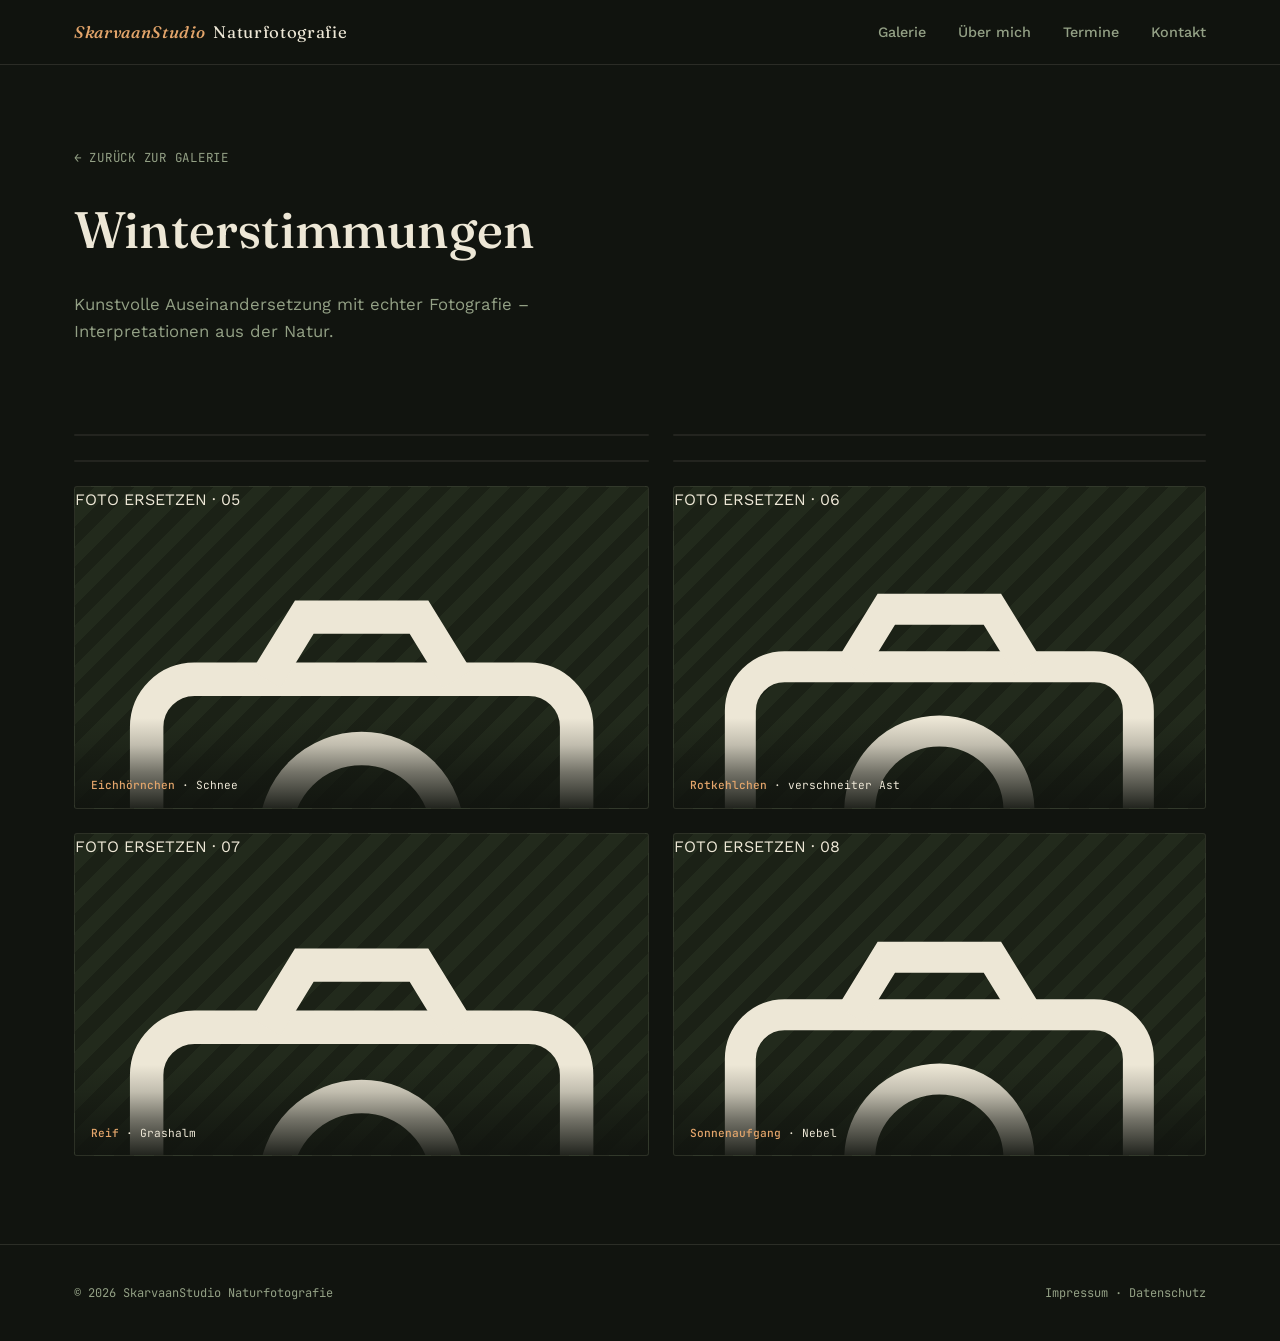
<file: galerie-reduktion.html>
<!DOCTYPE html>
<html lang="de">
<head>
<meta charset="UTF-8">
<meta name="viewport" content="width=device-width, initial-scale=1.0">
<title>Winterstimmungen — SkarvaanStudio Naturfotografie</title>
<meta name="description" content="Vollständige Galerie: Winterstimmungen – Naturfotografie von SkarvaanStudio.">
<link rel="preconnect" href="https://fonts.googleapis.com">
<link rel="preconnect" href="https://fonts.gstatic.com" crossorigin>
<link href="https://fonts.googleapis.com/css2?family=Fraunces:ital,opsz,wght@0,9..144,340;0,9..144,500;0,9..144,600;1,9..144,420&family=Work+Sans:wght@300;400;500;600&family=JetBrains+Mono:wght@400;500&display=swap" rel="stylesheet">
<link rel="stylesheet" href="styles.css">
</head>
<body>

<!-- ============ NAVIGATION ============ -->
<nav class="nav">
  <div class="wrap">
    <a class="brand" href="index.html#top"><b>SkarvaanStudio</b> Naturfotografie</a>
    <input type="checkbox" id="nav-toggle" class="nav-toggle">
    <label for="nav-toggle" class="nav-burger"><span></span><span></span><span></span></label>
    <ul class="nav-links">
      <li><a href="index.html#galerie">Galerie</a></li>
      <li><a href="index.html#ueber-mich">Über mich</a></li>
      <li><a href="index.html#termine">Termine</a></li>
      <li><a href="index.html#kontakt">Kontakt</a></li>
    </ul>
  </div>
</nav>

<!-- ============ KATEGORIE-KOPF ============ -->
<header style="padding-top:9rem; padding-bottom:1rem;">
  <div class="wrap">
    <a href="index.html#galerie" style="font-family:'JetBrains Mono',monospace; font-size:.78rem; color:var(--text-muted); letter-spacing:.06em; text-transform:uppercase;">&larr; Zur&uuml;ck zur Galerie</a>
    <h1 style="margin-top:1.2rem; font-size:clamp(2rem,4.2vw,3.2rem);">Winterstimmungen</h1>
    <p style="color:var(--text-muted); max-width:56ch; font-size:1.05rem;">Kunstvolle Auseinandersetzung mit echter Fotografie – Interpretationen aus der Natur.</p>
  </div>
</header>

<!-- ============ VOLLSTÄNDIGE GALERIE ============ -->
<section style="padding-top:1.5rem;">
  <div class="wrap">
    <div class="grid">
      <div class="card"><span class="ph-label">FOTO ERSETZEN &middot; 01</span><svg class="icon" viewBox="0 0 24 24" fill="none" stroke="currentColor" stroke-width="1.4"><rect x="3" y="7" width="18" height="13" rx="2"/><path d="M8 7l1.6-2.6h4.8L16 7"/><circle cx="12" cy="13.5" r="3.6"/></svg><span class="tag"><b>Raureif</b> · Kiefernzweig</span></div>
      <div class="card"><span class="ph-label">FOTO ERSETZEN &middot; 02</span><svg class="icon" viewBox="0 0 24 24" fill="none" stroke="currentColor" stroke-width="1.4"><rect x="3" y="7" width="18" height="13" rx="2"/><path d="M8 7l1.6-2.6h4.8L16 7"/><circle cx="12" cy="13.5" r="3.6"/></svg><span class="tag"><b>Buntspecht</b> · im Schnee</span></div>
      <div class="card"><span class="ph-label">FOTO ERSETZEN &middot; 03</span><svg class="icon" viewBox="0 0 24 24" fill="none" stroke="currentColor" stroke-width="1.4"><rect x="3" y="7" width="18" height="13" rx="2"/><path d="M8 7l1.6-2.6h4.8L16 7"/><circle cx="12" cy="13.5" r="3.6"/></svg><span class="tag"><b>Gimpel</b> · Frost</span></div>
      <div class="card"><span class="ph-label">FOTO ERSETZEN &middot; 04</span><svg class="icon" viewBox="0 0 24 24" fill="none" stroke="currentColor" stroke-width="1.4"><rect x="3" y="7" width="18" height="13" rx="2"/><path d="M8 7l1.6-2.6h4.8L16 7"/><circle cx="12" cy="13.5" r="3.6"/></svg><span class="tag"><b>Graureiher</b> · Schneefall</span></div>
      <div class="card"><span class="ph-label">FOTO ERSETZEN &middot; 05</span><svg class="icon" viewBox="0 0 24 24" fill="none" stroke="currentColor" stroke-width="1.4"><rect x="3" y="7" width="18" height="13" rx="2"/><path d="M8 7l1.6-2.6h4.8L16 7"/><circle cx="12" cy="13.5" r="3.6"/></svg><span class="tag"><b>Eichhörnchen</b> · Schnee</span></div>
      <div class="card"><span class="ph-label">FOTO ERSETZEN &middot; 06</span><svg class="icon" viewBox="0 0 24 24" fill="none" stroke="currentColor" stroke-width="1.4"><rect x="3" y="7" width="18" height="13" rx="2"/><path d="M8 7l1.6-2.6h4.8L16 7"/><circle cx="12" cy="13.5" r="3.6"/></svg><span class="tag"><b>Rotkehlchen</b> · verschneiter Ast</span></div>
      <div class="card"><span class="ph-label">FOTO ERSETZEN &middot; 07</span><svg class="icon" viewBox="0 0 24 24" fill="none" stroke="currentColor" stroke-width="1.4"><rect x="3" y="7" width="18" height="13" rx="2"/><path d="M8 7l1.6-2.6h4.8L16 7"/><circle cx="12" cy="13.5" r="3.6"/></svg><span class="tag"><b>Reif</b> · Grashalm</span></div>
      <div class="card"><span class="ph-label">FOTO ERSETZEN &middot; 08</span><svg class="icon" viewBox="0 0 24 24" fill="none" stroke="currentColor" stroke-width="1.4"><rect x="3" y="7" width="18" height="13" rx="2"/><path d="M8 7l1.6-2.6h4.8L16 7"/><circle cx="12" cy="13.5" r="3.6"/></svg><span class="tag"><b>Sonnenaufgang</b> · Nebel</span></div>
    </div>
  </div>
</section>

<footer>
  <div class="wrap">
    <span>&copy; 2026 SkarvaanStudio Naturfotografie</span>
    <span><a href="impressum.html">Impressum</a> &middot; <a href="datenschutz.html">Datenschutz</a></span>
  </div>
</footer>

</body>
</html>
</file>
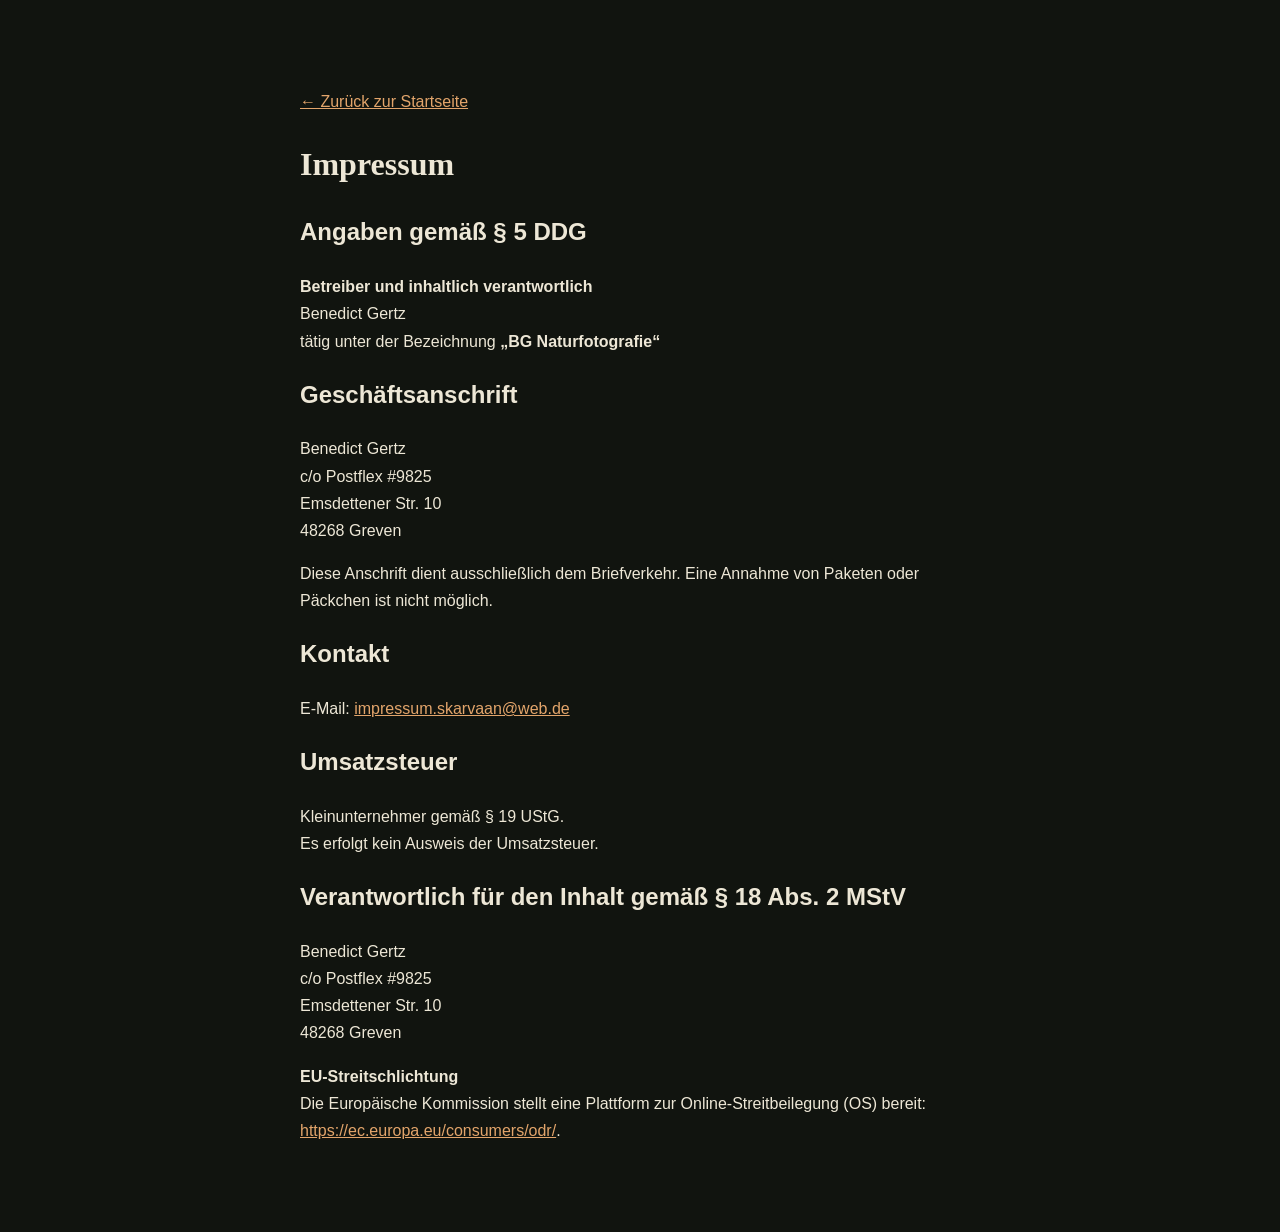
<file: impressum.html>
<!DOCTYPE html>
<html lang="de">
<head>
<meta charset="UTF-8">
<meta name="viewport" content="width=device-width, initial-scale=1.0">
<title>Impressum — BG Naturfotografie</title>
<style>
  body{background:#11140F; color:#EDE7D6; font-family:'Work Sans', Arial, sans-serif; line-height:1.7;}
  .wrap{max-width:680px; margin:0 auto; padding:4rem 1.5rem;}
  a{color:#E3A56B;}
  h1{font-family:Georgia, serif;}
  .warn{background:#1B2116; border:1px solid #C97C3D; border-radius:4px; padding:1rem 1.2rem; margin-bottom:2rem; font-size:.92rem;}
</style>
</head>
<body>
<div class="wrap">
  <p><a href="index.html">← Zurück zur Startseite</a></p>
  <h1>Impressum</h1>

 <h2>Angaben gemäß § 5 DDG</h2>

<p>
<strong>Betreiber und inhaltlich verantwortlich</strong><br>
Benedict Gertz<br>
tätig unter der Bezeichnung <strong>„BG Naturfotografie“</strong>
</p>

<h2>Geschäftsanschrift</h2>

<p>
Benedict Gertz<br>
c/o Postflex #9825<br>
Emsdettener Str. 10<br>
48268 Greven
</p>

<p>
Diese Anschrift dient ausschließlich dem Briefverkehr.
Eine Annahme von Paketen oder Päckchen ist nicht möglich.
</p>

<h2>Kontakt</h2>

<p>
E-Mail:
<a href="mailto:impressum.skarvaan@web.de">
impressum.skarvaan@web.de
</a>
</p>

<h2>Umsatzsteuer</h2>

<p>
Kleinunternehmer gemäß § 19 UStG.<br>
Es erfolgt kein Ausweis der Umsatzsteuer.
</p>

<h2>Verantwortlich für den Inhalt gemäß § 18 Abs. 2 MStV</h2>

<p>
Benedict Gertz<br>
c/o Postflex #9825<br>
Emsdettener Str. 10<br>
48268 Greven
</p>

  <p><strong>EU-Streitschlichtung</strong><br>
    Die Europäische Kommission stellt eine Plattform zur Online-Streitbeilegung (OS) bereit:
    <a href="https://ec.europa.eu/consumers/odr/" target="_blank" rel="noopener">https://ec.europa.eu/consumers/odr/</a>.
  </p>
</div>
</body>
</html>
</file>
<file: styles.css>
:root{
    /* ---- Farb-Token: gegründet auf Waldlicht & Eichhörnchen-Fell ---- */
    --bg-deep:    #11140F;   /* Schattenmoos – fast schwarzes Waldgrün */
    --bg-panel:   #1B2116;   /* Tann – dunkles Kiefergrün für Karten/Flächen */
    --bg-panel-2: #222A1C;
    --accent:     #C97C3D;   /* Eichhorn-Rost – warmes Rotbraun */
    --accent-soft:#E3A56B;
    --text-light: #EDE7D6;   /* Raureif – warmes Off-White */
    --text-muted: #93A085;   /* Moosgrün – gedämpfter Fließtext/Captions */
    --frost:      #9FB8C9;   /* Frostblau – Winter-Akzent, sparsam */
    --line:       rgba(237,231,214,0.12);
    --radius:     3px;
    --gap:        1.5rem;
    --maxw:       1180px;
  }

  *{box-sizing:border-box;}
  html{scroll-behavior:smooth;}
  body{
    margin:0;
    background:var(--bg-deep);
    color:var(--text-light);
    font-family:'Work Sans', Arial, sans-serif;
    font-weight:400;
    line-height:1.6;
    -webkit-font-smoothing:antialiased;
  }
  h1,h2,h3{
    font-family:'Fraunces', Georgia, serif;
    font-weight:500;
    margin:0 0 .4em;
    letter-spacing:.2px;
  }
  a{color:var(--accent-soft); text-decoration:none;}
  a:hover{color:var(--accent);}
  img{max-width:100%; display:block;}
  .wrap{max-width:var(--maxw); margin:0 auto; padding:0 1.5rem;}
  .eyebrow{
    font-family:'JetBrains Mono', monospace;
    font-size:.72rem;
    letter-spacing:.16em;
    text-transform:uppercase;
    color:var(--accent-soft);
    display:block;
    margin-bottom:.6em;
  }
  section{padding:5.5rem 0; scroll-margin-top:64px;}
  .btn{
    display:inline-block;
    padding:.85em 1.7em;
    border-radius:var(--radius);
    font-family:'Work Sans', sans-serif;
    font-weight:500;
    font-size:.95rem;
    border:1px solid var(--accent);
    transition:background .2s, color .2s, transform .15s;
  }
  .btn-fill{background:var(--accent); color:var(--bg-deep);}
  .btn-fill:hover{background:var(--accent-soft); transform:translateY(-2px); color:var(--bg-deep);}
  .btn-outline{color:var(--text-light); border-color:var(--line);}
  .btn-outline:hover{border-color:var(--accent); color:var(--accent-soft);}

  /* ============ NAV ============ */
  .nav{
    position:fixed; top:0; left:0; right:0; z-index:50;
    background:rgba(17,20,15,0.78);
    backdrop-filter:blur(10px);
    border-bottom:1px solid var(--line);
  }
  .nav .wrap{
    display:flex; align-items:center; justify-content:space-between;
    height:64px;
  }
  .brand{
    display:flex;
    align-items:center;
    gap:.5rem;
    font-family:'Fraunces', serif;
    font-size:1.05rem;
    letter-spacing:.04em;
    color:var(--text-light);
  }
  .brand b{color:var(--accent-soft); font-style:italic; font-weight:500;}

  .brand-logo {
    height:36px;
    width:auto;
    display:block;
  }

  .nav-links{display:flex; gap:2rem; list-style:none; margin:0; padding:0;}
  .nav-links a{
    color:var(--text-muted); font-size:.9rem; font-weight:500;
  }
  .nav-links a:hover{color:var(--accent-soft);}
  .nav-toggle{display:none;}
  .nav-burger{display:none; cursor:pointer; flex-direction:column; gap:5px;}
  .nav-burger span{width:24px; height:2px; background:var(--text-light); display:block;}

  @media (max-width:780px){
    .nav-links{
      position:absolute; top:64px; left:0; right:0;
      background:var(--bg-panel);
      flex-direction:column; gap:0;
      max-height:0; overflow:hidden;
      transition:max-height .3s ease;
      border-bottom:1px solid var(--line);
    }
    .nav-links a{display:block; padding:1rem 1.5rem; border-top:1px solid var(--line);}
    .nav-toggle:checked ~ .nav-links{max-height:300px;}
    .nav-burger{display:flex;}
  }

  /* ============ HERO ============ */
  .hero{
    position:relative;
    min-height:100vh;
    display:flex; align-items:center;
    overflow:hidden;
    padding-top:64px;
    background:
      radial-gradient(ellipse 80% 60% at 70% 20%, rgba(201,124,61,0.10), transparent 60%),
      linear-gradient(180deg, #0D0F0A 0%, var(--bg-deep) 60%);
  }
  .bokeh{
    position:absolute; border-radius:50%;
    filter:blur(2px);
    opacity:.55;
    animation:drift 22s ease-in-out infinite;
  }
  .bokeh.b1{width:140px; height:140px; background:var(--accent); top:18%; left:8%; animation-delay:0s; opacity:.18;}
  .bokeh.b2{width:90px;  height:90px;  background:var(--frost); top:60%; left:18%; animation-delay:-6s; opacity:.14;}
  .bokeh.b3{width:200px; height:200px; background:var(--accent-soft); top:8%; left:78%; animation-delay:-3s; opacity:.12;}
  .bokeh.b4{width:60px;  height:60px;  background:var(--text-light); top:75%; left:82%; animation-delay:-10s; opacity:.10;}
  .bokeh.b5{width:110px; height:110px; background:var(--accent); top:40%; left:55%; animation-delay:-14s; opacity:.10;}
  @keyframes drift{
    0%,100%{transform:translate(0,0);}
    50%{transform:translate(18px,-26px);}
  }
  @media (prefers-reduced-motion:reduce){ .bokeh{animation:none;} }

  .hero-inner{position:relative; z-index:2;}
  .hero h1{
    font-size:clamp(2.4rem, 6vw, 4.6rem);
    max-width:14ch;
    line-height:1.04;
  }
  .hero h1 em{color:var(--accent-soft); font-style:italic; font-weight:420;}
  .hero p.lead{
    color:var(--text-muted);
    max-width:42ch;
    font-size:1.05rem;
    margin:1.1em 0 2.2em;
  }
  .hero-actions{display:flex; gap:1rem; flex-wrap:wrap;}

  .hero-logo{
  display:block;
  height:110px;
  width:auto;
  max-width:220px;
  margin:0 auto 1.5rem auto;
  opacity:.95;
  }

  .scroll-cue{
    position:absolute; bottom:2rem; left:50%; transform:translateX(-50%);
    font-family:'JetBrains Mono', monospace; font-size:.7rem;
    color:var(--text-muted); letter-spacing:.15em; text-transform:uppercase;
    display:flex; flex-direction:column; align-items:center; gap:.5em;
  }
  .scroll-cue::after{
    content:""; width:1px; height:34px; background:var(--line);
  }

  /* ============ SECTION HEADERS ============ */
  .sec-head{max-width:56ch; margin-bottom:3rem;}
  .sec-head h2{font-size:clamp(1.8rem,3.4vw,2.6rem);}
  .sec-head p{color:var(--text-muted); font-size:1rem;}

  /* ============ GALLERY ============ */
  .cat-nav{
    display:flex; gap:1.5rem; flex-wrap:wrap;
    font-family:'JetBrains Mono', monospace; font-size:.78rem;
    letter-spacing:.06em; text-transform:uppercase;
    margin-bottom:3.5rem; padding-bottom:1.2rem;
    border-bottom:1px solid var(--line);
  }
  .cat-nav a{color:var(--text-muted);}
  .cat-nav a:hover{color:var(--accent-soft);}

  .cat-block{margin-bottom:5rem; scroll-margin-top:90px;}
  .cat-block h3{font-size:1.5rem;}
  .cat-block .cat-desc{color:var(--text-muted); max-width:48ch; margin-bottom:2rem;}


/* ============ GALLERY ============ */

.grid{
  display:grid;
  grid-template-columns: 1.08fr 1fr;
  grid-template-rows: repeat(2, 1fr);
  gap:24px;
  align-items:stretch;
  margin-top:2rem;
  height: calc(((min(1180px, 100vw - 3rem) - 24px) / 2) * 1.25);
}

.card{
  position:relative;
  overflow:hidden;
  min-height:0;
  border-radius:var(--radius);
  border:1px solid rgba(237,231,214,0.08);
  background:
    repeating-linear-gradient(
      135deg,
      var(--bg-panel) 0 14px,
      var(--bg-panel-2) 14px 28px
    );
}

.card.hero{
  grid-row: span 2 / span 2;
  min-height:0;
}

.card.side:nth-of-type(3){
  grid-column-start:2;
}

.card img{
  position:absolute;
  inset:0;
  width:100%;
  height:100%;
  object-fit:cover;
  display:block;
}

.card .tag{
  position:absolute;
  left:0;
  right:0;
  bottom:0;
  padding:.8rem 1rem;
  font-family:'JetBrains Mono', monospace;
  font-size:.7rem;
  color:var(--text-light);
  background:none;
  z-index:2;
}

.card .tag::before{
  content:"";
  position:absolute;
  left:0;
  right:0;
  bottom:0;
  height:90px;              /* Höhe des Verlaufs */
  background:linear-gradient(
    to top,
    rgba(17,20,15,.92) 0%,
    rgba(17,20,15,.55) 40%,
    rgba(17,20,15,.20) 70%,
    transparent 100%
  );
  z-index:-1;
}

.card .tag b{
  color:var(--accent-soft);
  font-weight:500;
}

@media (max-width:900px){
  .grid{
    display:block;
    height:auto;
  }

  .card,
  .card.hero,
  .card.side{
    display:block;
    height:auto;
    min-height:0;
    aspect-ratio:unset;
    margin-bottom:20px;
    background:none;
    border:none;
    overflow:visible;
  }

  .card img,
  .card.hero img,
  .card.side img{
    position:static;
    width:100%;
    height:auto;
    object-fit:contain;
    display:block;
    border:1px solid rgba(237,231,214,0.08);
    border-radius:var(--radius);
  }
}

  /* ============ ABOUT ============ */
 .about {
  background: #182019;
  color: #e9e6da;
  padding: 4rem 2rem;
}

.about-intro {
  max-width: 700px;
  margin: 0 auto 3rem;
}

.eyebrow {
  color: #cf7c4a;
  letter-spacing: 0.15em;
  font-size: 0.85rem;
  text-transform: uppercase;
}

.about-intro h2 {
  font-size: 2rem;
  margin: 0.5rem 0 1.5rem;
}

.about-intro p {
  color: #b7c2ad;
  line-height: 1.7;
}

.about-pyramid {
  display: flex;
  flex-direction: column;
  align-items: center;
  gap: 1.5rem;
}

.profile-img {
  width: 150px;
  height: 150px;
  border-radius: 50%;
  object-fit: cover;
  border: 2px solid #cf7c4a;
}

.profile-name {
  font-size: 1.2rem;
  margin: 0;
}

.info-row {
  display: flex;
  gap: 1.5rem;
  width: 100%;
  max-width: 700px;
}

.info-card {
  flex: 1;
  background: #1f2a20;
  border-left: 3px solid #cf7c4a;
  padding: 1.2rem 1.5rem;
  text-align: left;
}

.info-card--wide {
  width: 100%;
  max-width: 900px;
}

.info-label {
  display: block;
  color: #cf7c4a;
  text-transform: uppercase;
  font-size: 0.8rem;
  letter-spacing: 0.1em;
  margin-bottom: 0.6rem;
}

.info-value {
  color: #d7d2c4;
  line-height: 1.6;
  margin: 0;
}

.tags {
  display: flex;
  flex-wrap: wrap;
  gap: 0.5rem;
}

.tag {
  background: #2a352a;
  color: #cf7c4a;
  padding: 0.3rem 0.8rem;
  border-radius: 20px;
  font-size: 0.85rem;
}

@media (max-width: 600px) {
  .info-row {
    flex-direction: column;
  }
}

  /* ============ MASONRY-GALERIE (Unterseiten) ============ */
  /* Echtes Masonry über CSS-Spalten: behält Seitenverhältnis, kein Cropping */
  .masonry{
    column-count:4;
    column-gap:8px;
    margin-top:2rem;
  }
  .m-item{
    margin:0 0 8px;
    break-inside:avoid;
    -webkit-column-break-inside:avoid;
    position:relative;
    border-radius:var(--radius);
    overflow:hidden;
    border:1px solid rgba(237,231,214,0.08);
    background:var(--bg-panel);
  }
  .m-item img{
    width:100%;
    height:auto;
    display:block;
    cursor:zoom-in;
    transition:opacity .2s ease;
  }
  .m-item img:hover{opacity:.9;}
  .m-item figcaption{
    padding:.75rem .9rem;
    font-family:'JetBrains Mono', monospace;
    font-size:.7rem;
    letter-spacing:.02em;
    color:var(--text-muted);
  }
  .m-item figcaption b{color:var(--accent-soft); font-weight:500;}

  @media (max-width:900px){
    .masonry{column-count:3;}
  }
  @media (max-width:600px){
    .masonry{column-count:2; column-gap:8px;}
    .m-item{margin-bottom:8px;}
  }

  /* ============ LIGHTBOX ============ */
  .lightbox{
    position:fixed;
    inset:0;
    z-index:200;
    display:none;
    flex-direction:column;
    align-items:center;
    justify-content:center;
    background:rgba(13,15,10,.93);
    backdrop-filter:blur(8px);
    padding:2rem;
  }
  .lightbox.is-open{display:flex;}
  .lightbox figure{margin:0; display:flex; flex-direction:column; align-items:center;position:relative;}
  .lightbox figure::after{
  content:"BG Naturfotografie";
  position:absolute;
  right:1rem;
  bottom:3.2rem;
  z-index:5;
  font-family:'JetBrains Mono', monospace;
  font-size:.9rem;
  letter-spacing:.14em;
  text-transform:uppercase;
  color:rgba(237,231,214,.58);
  text-shadow:0 1px 4px rgba(0,0,0,.65);
  pointer-events:none;
}
  .lightbox img{
    max-width:90vw;
    max-height:85vh;
    width:auto;
    height:auto;
    border-radius:var(--radius);
    box-shadow:0 25px 70px rgba(0,0,0,.55);
  }
  .lightbox figcaption{
    margin-top:1rem;
    font-family:'JetBrains Mono', monospace;
    font-size:.78rem;
    color:var(--text-muted);
    text-align:center;
  }
  .lightbox figcaption b{color:var(--accent-soft); font-weight:500;}
  .lightbox-close{
    position:absolute;
    top:1.4rem;
    right:1.6rem;
    width:42px;
    height:42px;
    border:1px solid var(--line);
    border-radius:50%;
    background:rgba(237,231,214,0.06);
    color:var(--text-light);
    font-size:1.6rem;
    line-height:1;
    font-family:'Work Sans', sans-serif;
    cursor:pointer;
    transition:border-color .2s, color .2s, background .2s;
  }
  .lightbox-close:hover{
    border-color:var(--accent);
    color:var(--accent-soft);
    background:rgba(237,231,214,0.1);
  }
  @media (max-width:600px){
  .lightbox figure::after{
    right:.8rem;
    bottom:3rem;
    font-size:.58rem;
  }
}

  /* ============ GALERIE: "MEHR ENTDECKEN" ============ */
  .cat-more{margin-top:1.8rem;}

  /* ============ ERHÄLTLICH ALS ============ */
  .avail-list{
    display:flex; flex-wrap:wrap; gap:.7rem 1.6rem;
    list-style:none; margin:1.8rem 0 2rem; padding:0;
    font-family:'JetBrains Mono', monospace; font-size:.85rem;
    color:var(--text-muted);
  }
  .avail-list li{position:relative; padding-left:1.1rem;}
  .avail-list li::before{content:"·"; position:absolute; left:0; color:var(--accent-soft);}
  .avail-note{color:var(--text-muted); font-size:.92rem; max-width:50ch; margin-bottom:1.8rem;}

  /* ============ CONTACT ============ */
  .contact-grid{display:grid; grid-template-columns:1fr 1fr; gap:3.5rem;}
  @media (max-width:780px){ .contact-grid{grid-template-columns:1fr;} }
  form{display:flex; flex-direction:column; gap:1rem;}
  label{font-size:.82rem; color:var(--text-muted); margin-bottom:.3rem; display:block;}
  input, textarea{
    width:100%; background:var(--bg-panel); border:1px solid var(--line);
    border-radius:var(--radius); color:var(--text-light);
    padding:.75em .9em; font-family:'Work Sans', sans-serif; font-size:.95rem;
  }
  input:focus, textarea:focus{outline:2px solid var(--accent); border-color:var(--accent);}
  textarea{min-height:120px; resize:vertical;}
  .socials{display:flex; gap:1.4rem; margin-top:1.2rem; font-size:.9rem;}

  footer{
    border-top:1px solid var(--line);
    padding:2.4rem 0;
    font-family:'JetBrains Mono', monospace; font-size:.75rem;
    color:var(--text-muted);
  }
  footer .wrap{display:flex; justify-content:space-between; flex-wrap:wrap; gap:1rem;}
  footer a{color:var(--text-muted);}
  footer a:hover{color:var(--accent-soft);}



  img{
  -webkit-user-drag:none;
  user-select:none;
}

  /* ============ ERHÄLTLICH ALS (Produkte) ============ */
  .product-grid{
    display:grid;
    grid-template-columns:repeat(auto-fit, minmax(220px, 1fr));
    gap:var(--gap);
    margin:2.4rem 0 2.2rem;
  }
  .product-card{
    position:relative;
    background:var(--bg-panel-2);
    border:1px solid var(--line);
    border-radius:var(--radius);
    overflow:hidden;
    transition:transform .2s ease, border-color .2s ease;
  }
  .product-card:hover{
    transform:translateY(-3px);
    border-color:var(--accent);
  }
  .product-card .frame{
    position:relative;
    aspect-ratio:4/5;
    overflow:hidden;
    background:
      repeating-linear-gradient(
        135deg,
        var(--bg-panel) 0 14px,
        var(--bg-panel-2) 14px 28px
      );
  }
  .product-card .frame img{
    position:absolute; inset:0;
    width:100%; height:100%;
    object-fit:cover;
  }
  .product-card .frame .icon{
    position:absolute; inset:0;
    display:flex; align-items:center; justify-content:center;
    font-family:'Fraunces', serif;
    font-style:italic;
    font-size:2.6rem;
    color:var(--accent-soft);
    opacity:.5;
  }
  .product-card .frame .fmt-tag{
    position:absolute; left:0; right:0; bottom:0;
    padding:.85rem .95rem;
    font-family:'JetBrains Mono', monospace;
    font-size:.66rem;
    letter-spacing:.06em;
    text-transform:uppercase;
    color:rgba(237,231,214,.82);
    text-shadow:0 1px 6px rgba(0,0,0,.7);
  }
  .product-card .frame .fmt-tag::before{
    content:"";
    position:absolute; left:0; right:0; bottom:0;
    height:88px;
    background:linear-gradient(
      to top,
      rgba(17,20,15,.96) 0%,
      rgba(17,20,15,.75) 45%,
      rgba(17,20,15,.05) 90%,
      transparent 100%
    );
    z-index:-1;
  }
  .product-card .frame .fmt-tag b{
    display:block;
    margin-top:.15rem;
    font-family:'Fraunces', serif;
    font-weight:500;
    font-size:.98rem;
    letter-spacing:0;
    text-transform:none;
    color:var(--accent-soft);
    text-shadow:0 1px 6px rgba(0,0,0,.7);
  }
  .product-card .body{ padding:1rem 1.1rem 1.2rem; }
  .product-card .body p{
    margin:0;
    color:var(--text-muted);
    font-size:.85rem;
  }

  .price-note{
    margin:0 0 1.8rem;
    padding:1.1rem 1.4rem;
    background:var(--bg-panel-2);
    border-left:3px solid var(--accent);
    border-radius:var(--radius);
    color:var(--text-light);
    font-size:.92rem;
    max-width:62ch;
  }
  .price-note strong{ color:var(--accent-soft); }

  .etsy-banner{
    display:flex;
    align-items:center;
    justify-content:space-between;
    gap:2rem;
    flex-wrap:wrap;
    background:var(--bg-panel-2);
    border:1px solid var(--accent);
    border-radius:var(--radius);
    padding:1.8rem 2.2rem;
    margin:0 0 1.8rem;
  }
  .etsy-banner-text{ max-width:46ch; }
  .etsy-banner-text h3{
    font-size:1.3rem;
    margin:0 0 .5rem;
  }
  .etsy-banner-text p{
    margin:0;
    color:var(--text-muted);
    font-size:.92rem;
  }
  .btn-etsy{
    flex-shrink:0;
    padding:1.05em 2.2em;
    font-size:1.02rem;
    white-space:nowrap;
  }
  @media (max-width:600px){
    .etsy-banner{ padding:1.5rem 1.6rem; }
    .btn-etsy{ width:100%; text-align:center; }
  }

  /* ============ TERMINE ============ */
  .termine-grid{
    display:grid;
    grid-template-columns:1.15fr .85fr;
    gap:var(--gap);
    margin-top:2.4rem;
    align-items:stretch;
  }
  @media (max-width:780px){
    .termine-grid{ grid-template-columns:1fr; }
  }
  .status-card, .interest-card{
    background:var(--bg-panel-2);
    border:1px solid var(--line);
    border-radius:var(--radius);
    padding:1.8rem 2rem;
  }
  .status-badge{
    display:inline-flex;
    align-items:center;
    gap:.5rem;
    font-family:'JetBrains Mono', monospace;
    font-size:.7rem;
    letter-spacing:.08em;
    text-transform:uppercase;
    color:var(--accent-soft);
    border:1px solid var(--accent);
    padding:.4rem .85rem;
    border-radius:20px;
    margin-bottom:1.2rem;
  }
  .status-badge .dot{
    width:6px; height:6px;
    border-radius:50%;
    background:var(--accent);
    animation:bg-pulse 2.2s infinite;
  }
  @keyframes bg-pulse{
    0%,100%{ opacity:1; }
    50%{ opacity:.3; }
  }
  @media (prefers-reduced-motion:reduce){
    .status-badge .dot{ animation:none; }
  }
  .status-card p{
    color:var(--text-muted);
    font-size:.92rem;
    margin:0 0 1.2rem;
  }
  .region-list{
    list-style:none; margin:0; padding:0;
    display:flex; flex-direction:column; gap:.5rem;
    font-family:'JetBrains Mono', monospace;
    font-size:.8rem;
    color:var(--text-light);
  }
  .region-list li{ position:relative; padding-left:1.1rem; }
  .region-list li::before{
    content:"·";
    position:absolute; left:0;
    color:var(--accent-soft);
  }
  .interest-card{
    display:flex;
    flex-direction:column;
    justify-content:center;
  }
  .interest-card h3{ font-size:1.2rem; margin-bottom:.5rem; }
  .interest-card p{
    color:var(--text-muted);
    font-size:.88rem;
    margin:0 0 1.3rem;
  }

  /* ============ KONTAKT: ANLIEGEN-CHIPS ============ */
  .chips{
    display:flex;
    flex-wrap:wrap;
    gap:.6rem;
    margin:1.3rem 0 1.5rem;
  }
  .chip{
    font-family:'JetBrains Mono', monospace;
    font-size:.76rem;
    color:var(--text-muted);
    background:var(--bg-panel-2);
    border:1px solid var(--line);
    padding:.5rem .95rem;
    border-radius:20px;
    cursor:pointer;
    transition:border-color .2s, color .2s, background .2s;
  }
  .chip:hover{
    border-color:var(--accent);
    color:var(--accent-soft);
  }
  .chip.active{
    border-color:var(--accent);
    color:var(--accent-soft);
    background:rgba(201,124,61,0.14);
  }
  .response-note{
    display:flex;
    align-items:center;
    gap:.5rem;
    font-family:'JetBrains Mono', monospace;
    font-size:.74rem;
    color:var(--text-muted);
    margin-top:.4rem;
  }
  .response-note .dot2{
    width:6px; height:6px;
    border-radius:50%;
    background:#7fae86;
    display:inline-block;
  }
</file>
